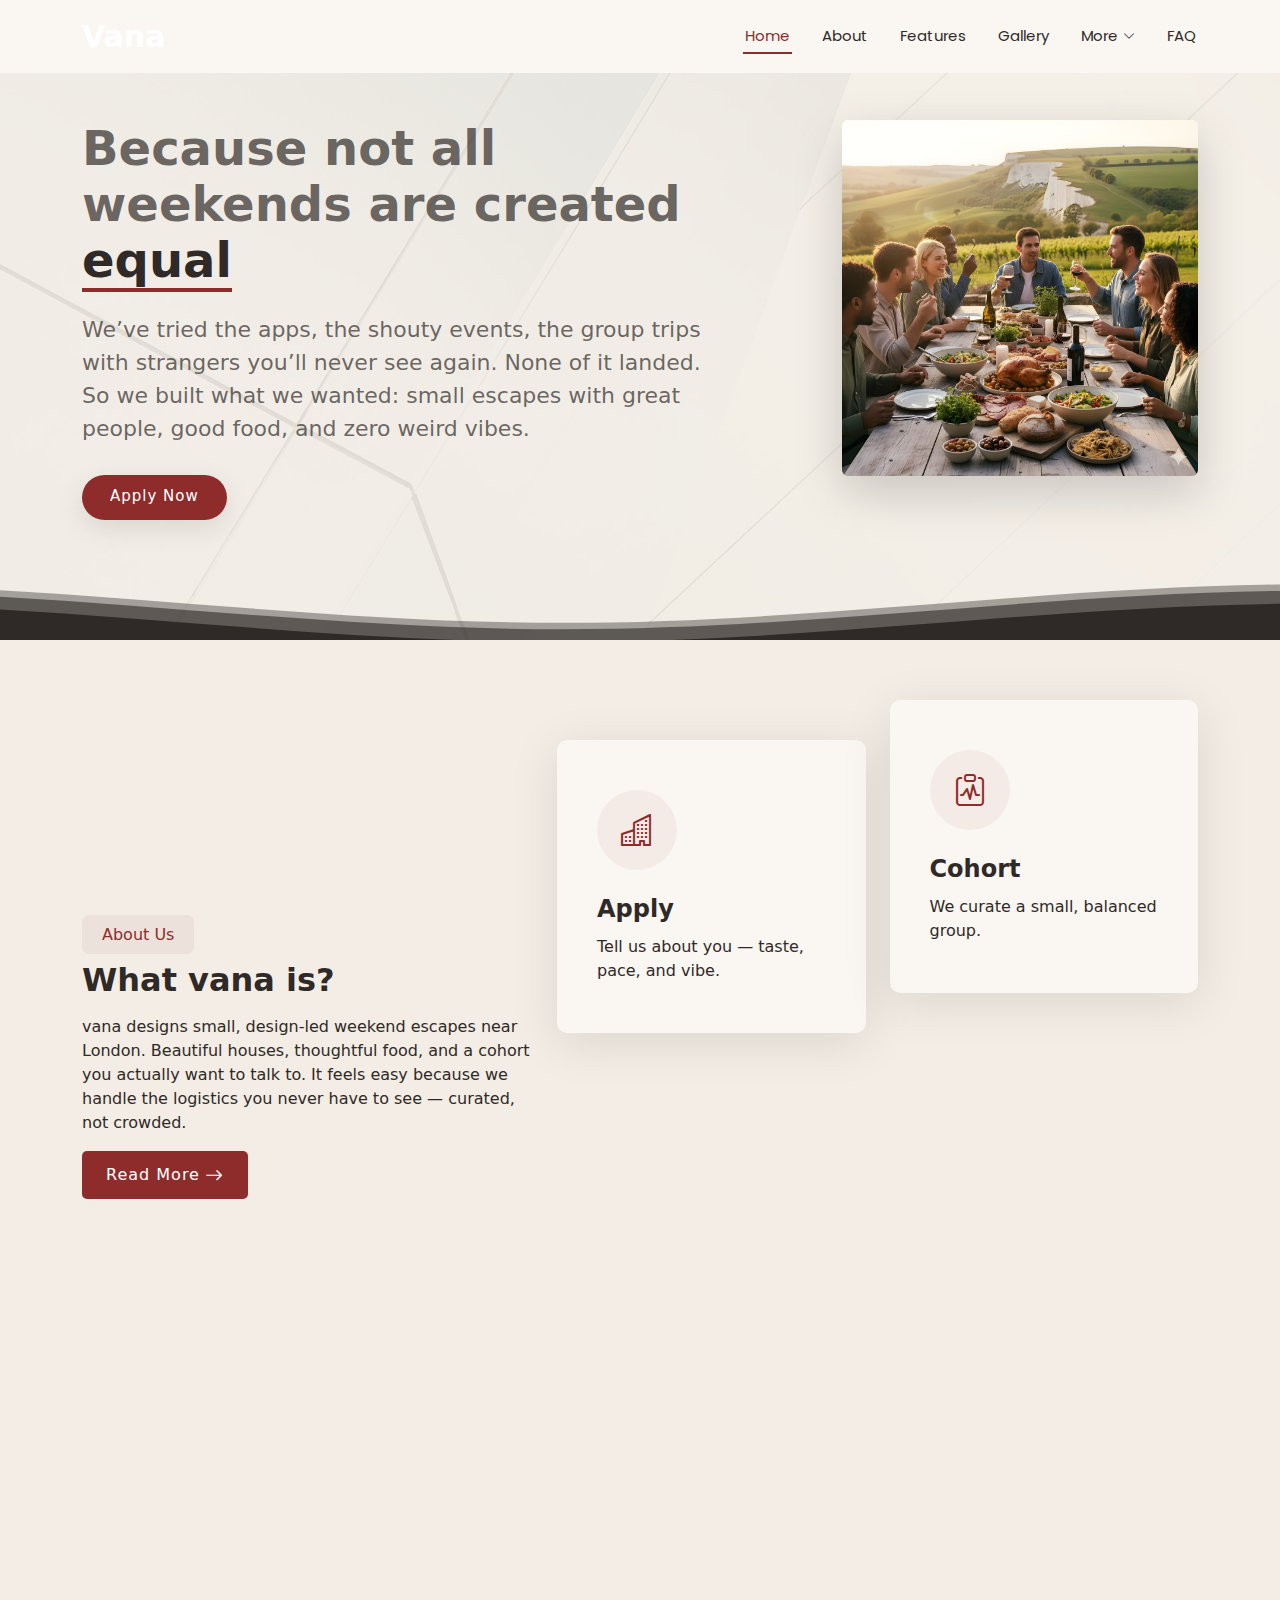
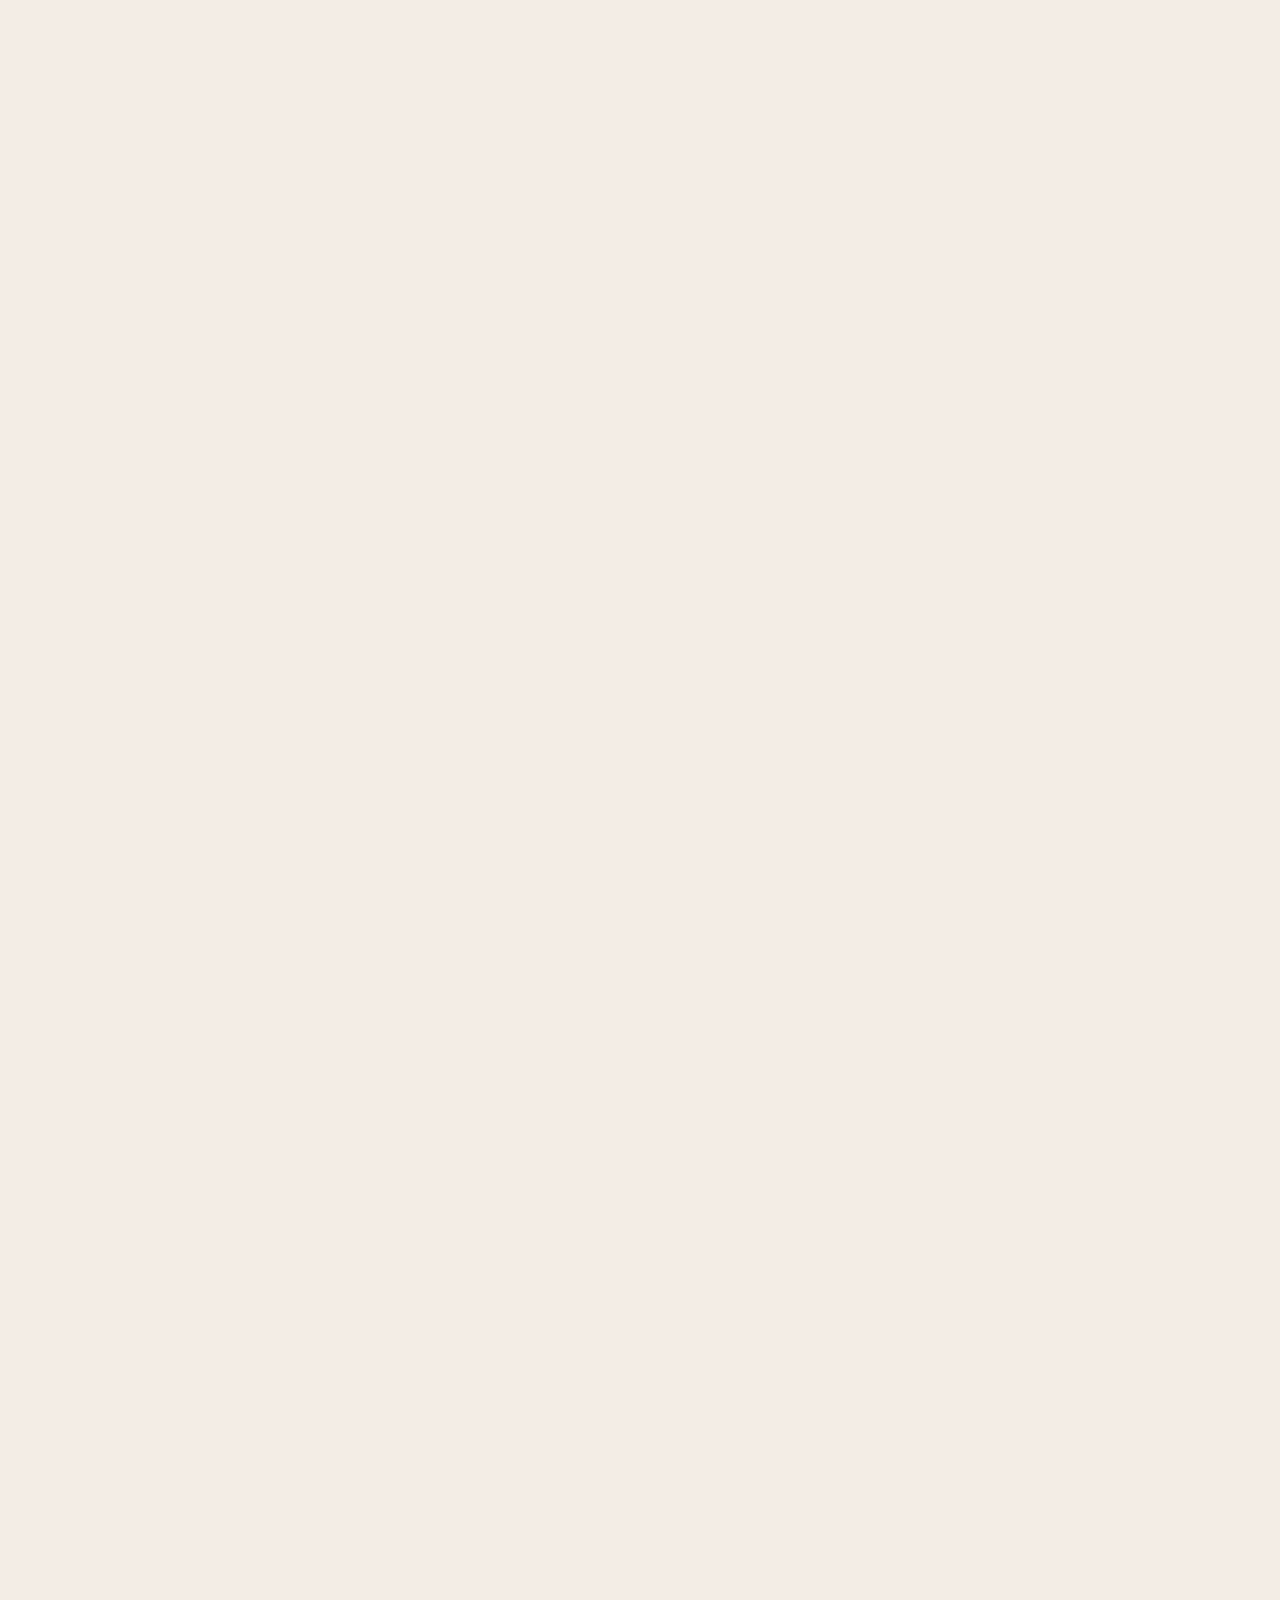
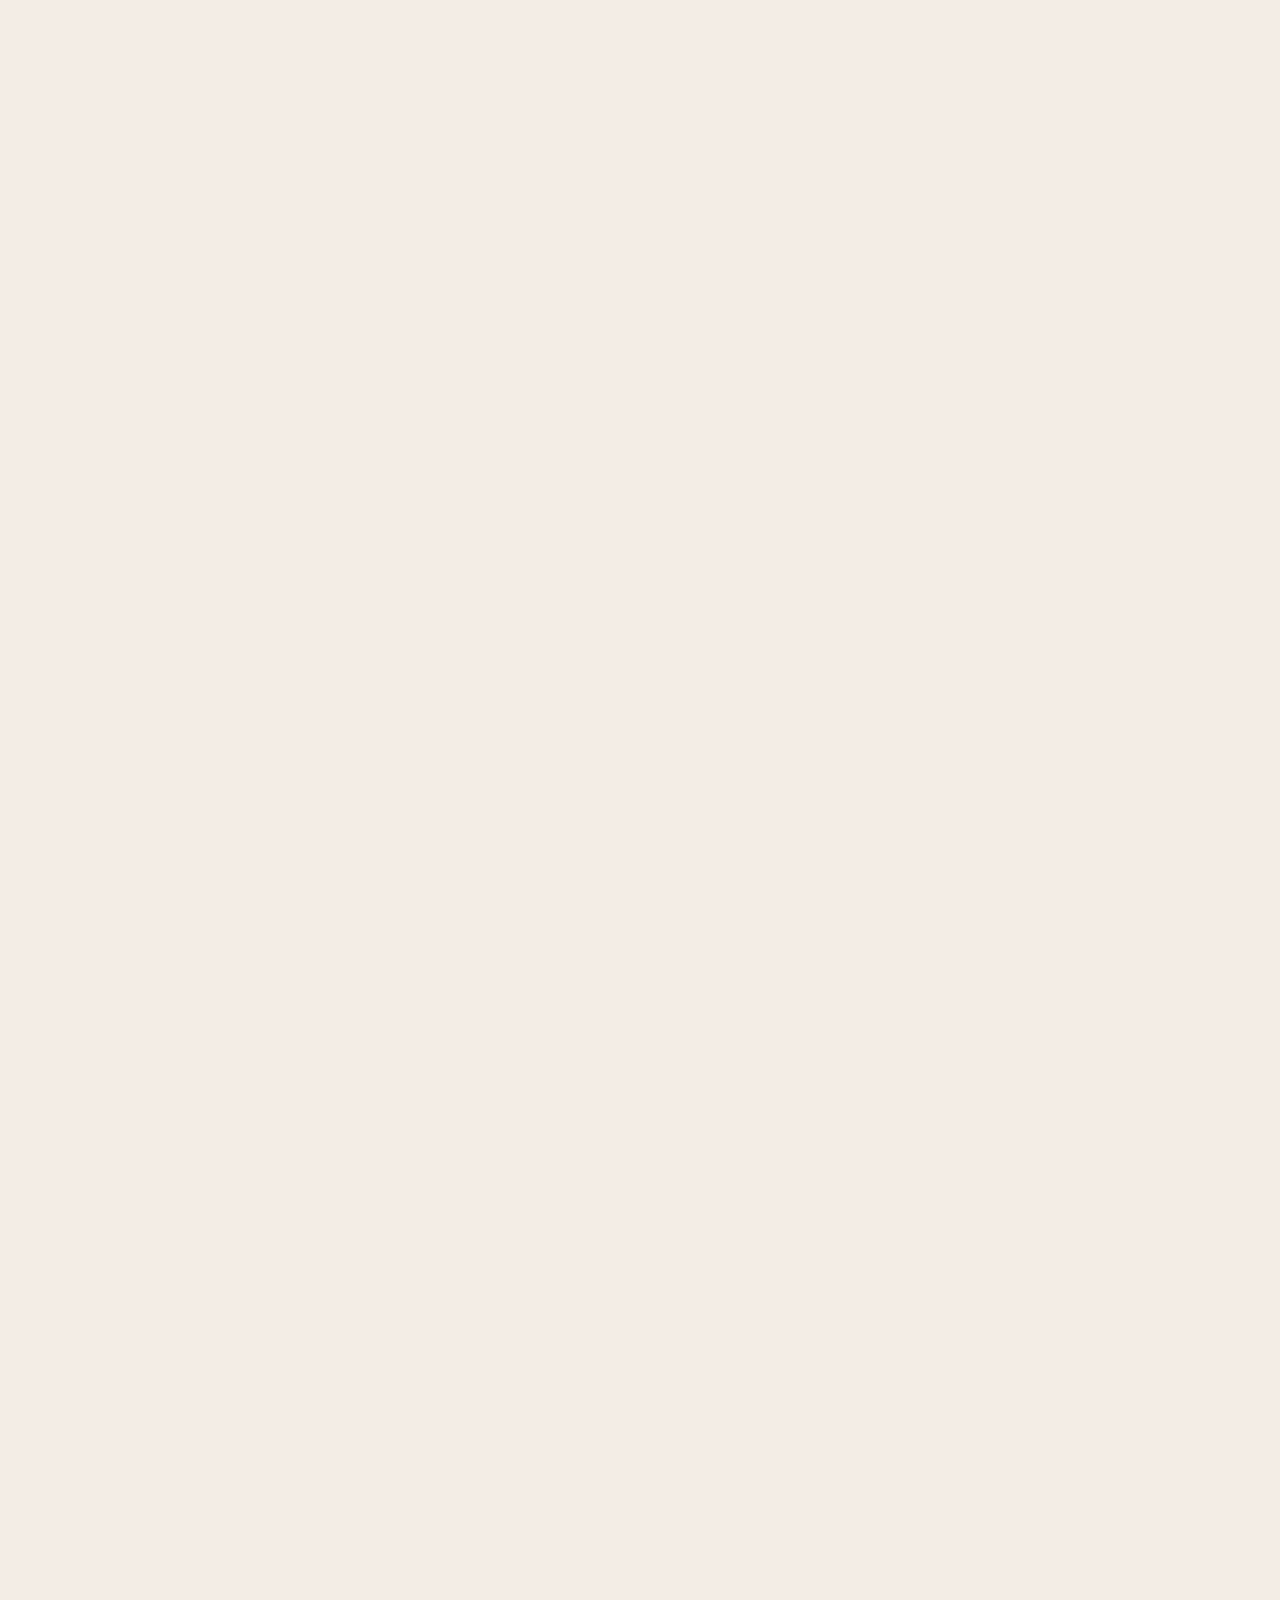
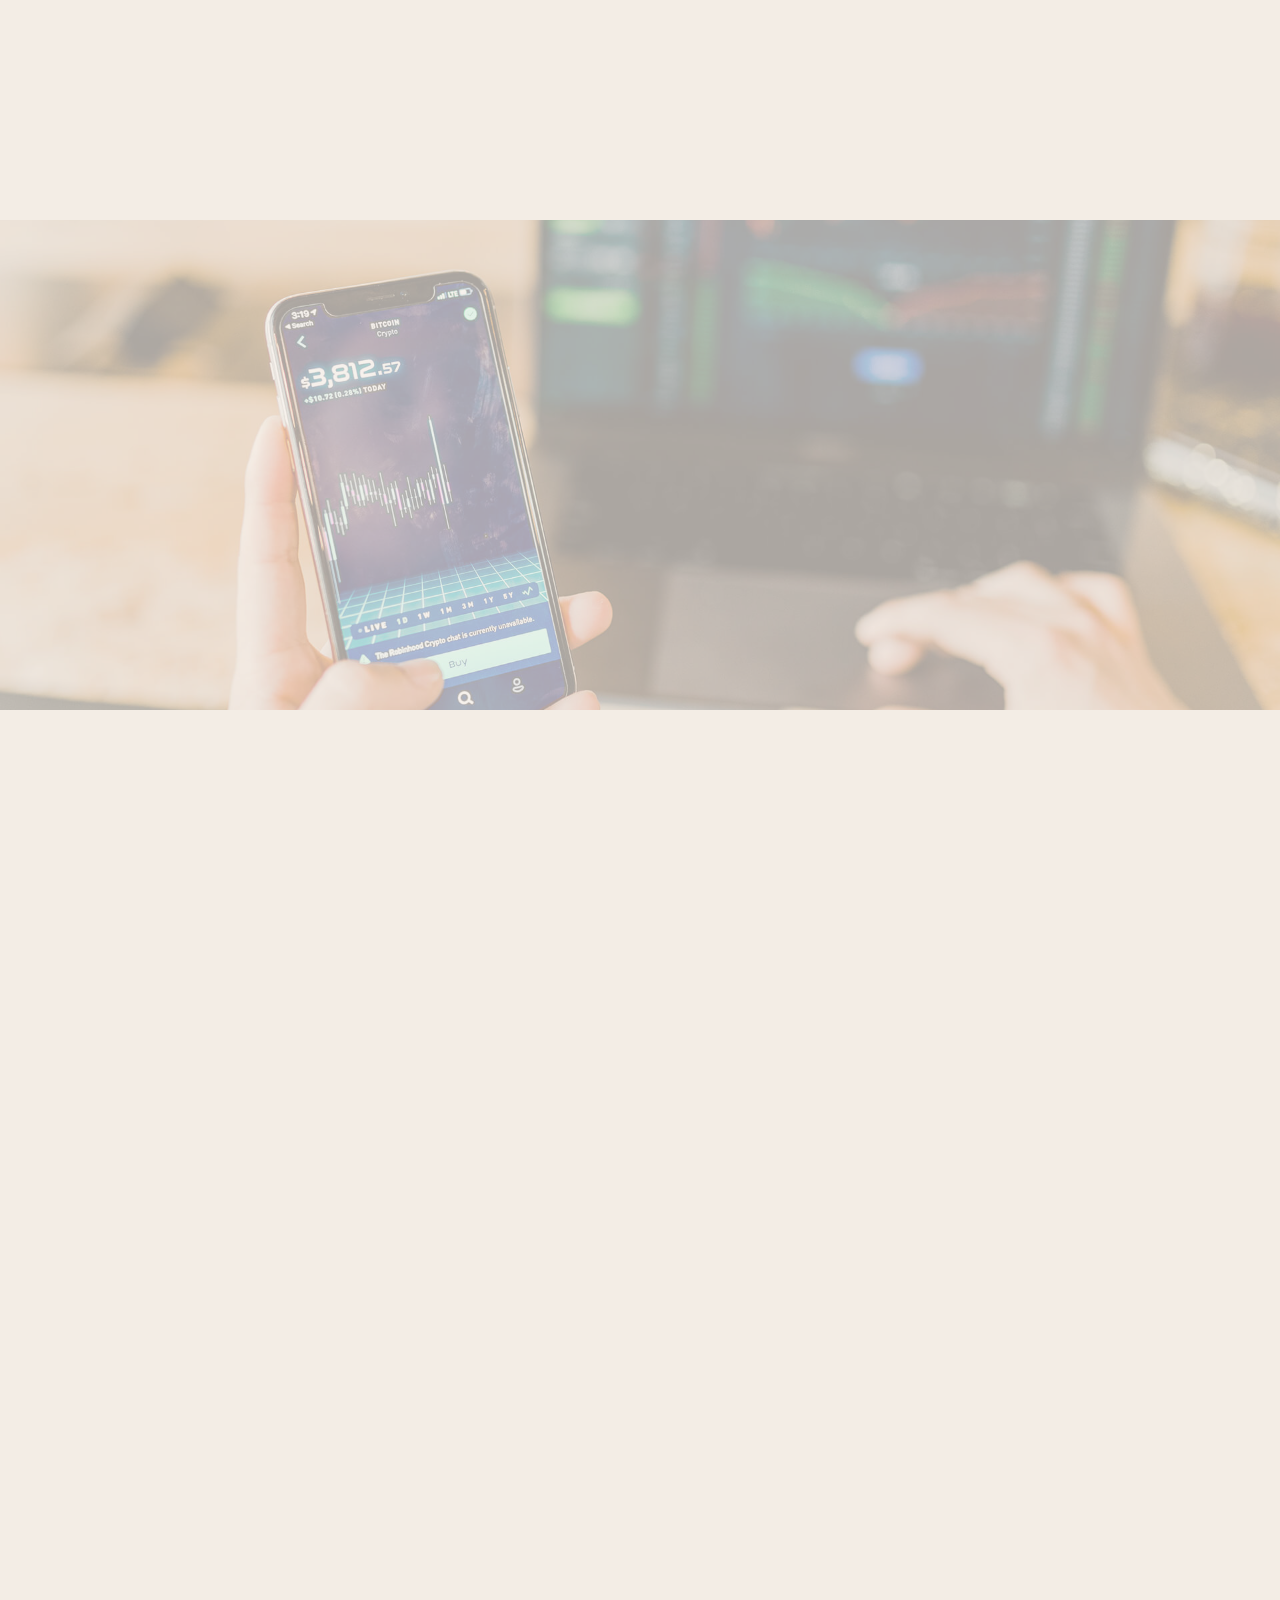
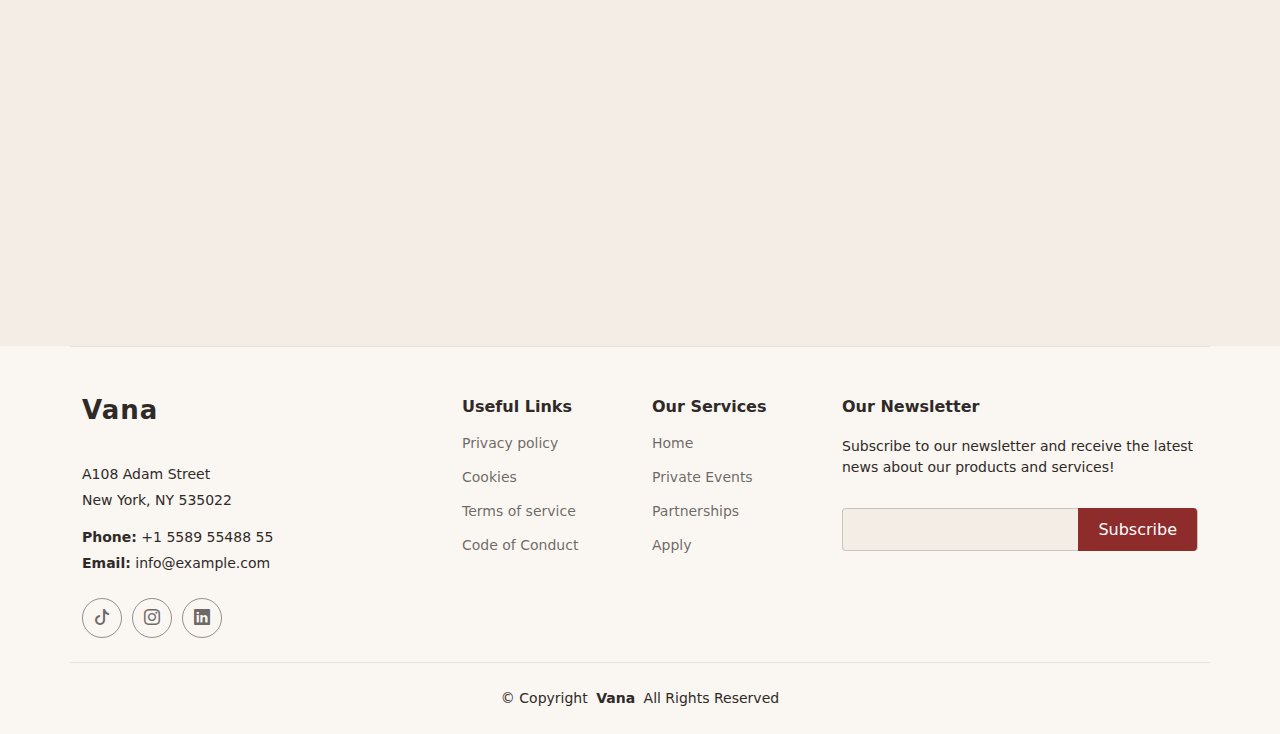
<file: index.html>
<!DOCTYPE html>
<html lang="en">

<head>
  <meta charset="utf-8">
  <meta content="width=device-width, initial-scale=1.0" name="viewport">
  <title>Index - Vana</title>
  <meta name="description" content="">
  <meta name="keywords" content="">

  <!-- Favicons -->
  <link href="assets/images/favicon.ico" rel="icon">
  <link href="assets/img/apple-touch-icon.png" rel="apple-touch-icon">

  <!-- Fonts -->
  <link href="https://fonts.googleapis.com" rel="preconnect">
  <link href="https://fonts.gstatic.com" rel="preconnect" crossorigin>
  <link href="https://fonts.googleapis.com/css2?family=Roboto:ital,wght@0,100;0,300;0,400;0,500;0,700;0,900;1,100;1,300;1,400;1,500;1,700;1,900&family=Poppins:ital,wght@0,100;0,200;0,300;0,400;0,500;0,600;0,700;0,800;0,900;1,100;1,200;1,300;1,400;1,500;1,600;1,700;1,800;1,900&family=Raleway:ital,wght@0,100;0,200;0,300;0,400;0,500;0,600;0,700;0,800;0,900;1,100;1,200;1,300;1,400;1,500;1,600;1,700;1,800;1,900&display=swap" rel="stylesheet">

  <!-- Vendor CSS Files -->
  <link href="assets/vendor/bootstrap/css/bootstrap.min.css" rel="stylesheet">
  <link href="assets/vendor/bootstrap-icons/bootstrap-icons.css" rel="stylesheet">
  <link href="assets/vendor/aos/aos.css" rel="stylesheet">
  <link href="assets/vendor/glightbox/css/glightbox.min.css" rel="stylesheet">
  <link href="assets/vendor/swiper/swiper-bundle.min.css" rel="stylesheet">

  <!-- Main CSS File -->
  <link href="assets/css/main.css" rel="stylesheet">

  <!-- =======================================================
  * Template Name: Vana
  * Template URL: https://bootstrapmade.com/Vana-free-bootstrap-landing-page-template/
  * Updated: Aug 07 2024 with Bootstrap v5.3.3
  * Author: BootstrapMade.com
  * License: https://bootstrapmade.com/license/
  ======================================================== -->
</head>

<body class="index-page">

  <header id="header" class="header d-flex align-items-center fixed-top">
    <div class="container-fluid container-xl position-relative d-flex align-items-center justify-content-between">

      <a href="index.html" class="logo d-flex align-items-center">
        <!-- Uncomment the line below if you also wish to use an image logo -->
        <!-- <img src="assets/img/logo.png" alt=""> -->
        <h1 class="sitename">Vana</h1>
      </a>

      <nav id="navmenu" class="navmenu">
        <ul>
          <li><a href="#hero" class="active">Home</a></li>
          <li><a href="#about">About</a></li>
          <li><a href="#features">Features</a></li>
          <li><a href="#gallery">Gallery</a></li>
          <li class="dropdown"><a href="#"><span>More</span> <i class="bi bi-chevron-down toggle-dropdown"></i></a>
            <ul>
              <li><li><a href="#">Private Events</a></li>
                  <li><a href="#">Partnerships</a></li>
                  <li><a href="#">Apply</a></li>
              <!-- <li class="dropdown"><a href="#"><span>Deep Dropdown</span> <i class="bi bi-chevron-down toggle-dropdown"></i></a>
                <ul>
                  <li><a href="#">Private Events</a></li>
                  <li><a href="#">Partnerships</a></li>
                  <li><a href="#">FAQ</a></li>
                </ul>
              </li> -->
              <!-- <li><a href="#">Dropdown 2</a></li>
              <li><a href="#">Dropdown 3</a></li>
              <li><a href="#">Dropdown 4</a></li> -->
            </ul>
          </li>
          <li><a href="#faq">FAQ</a></li>
        </ul>
        <i class="mobile-nav-toggle d-xl-none bi bi-list"></i>
      </nav>

    </div>
  </header>

  <main class="main">

    <!-- Hero Section -->
    <section id="hero" class="hero section dark-background">
      <img src="assets/img/hero-bg-2.jpg" alt="" class="hero-bg">

      <div class="container">
        <div class="row gy-4 justify-content-between">
          <div class="col-lg-4 order-lg-last hero-img" data-aos="zoom-out" data-aos-delay="100">
            <img src="assets/images/selectivity-1200.jpg" class="img-fluid animated shadow-lg rounded" alt="">
          </div>

          <div class="col-lg-7  d-flex flex-column justify-content-center" data-aos="fade-in">
            <h1>Because not all weekends are created <span>equal</span></h1>
            <p>We’ve tried the apps, the shouty events, the group trips with strangers you’ll never see again. None of it landed. So we built what we wanted: small escapes with great people, good food, and zero weird vibes.</p>
            <div class="d-flex">
              <a href="#about" class="btn-get-started">Apply Now</a>
              <!-- <a href="https://www.youtube.com/watch?v=Y7f98aduVJ8" class="glightbox btn-watch-video d-flex align-items-center"><i class="bi bi-play-circle"></i><span>Watch Video</span></a> -->
            </div>
          </div>

        </div>
      </div>

      <svg class="hero-waves" xmlns="http://www.w3.org/2000/svg" xmlns:xlink="http://www.w3.org/1999/xlink" viewBox="0 24 150 28 " preserveAspectRatio="none">
        <defs>
          <path id="wave-path" d="M-160 44c30 0 58-18 88-18s 58 18 88 18 58-18 88-18 58 18 88 18 v44h-352z"></path>
        </defs>
        <g class="wave1">
          <use xlink:href="#wave-path" x="50" y="3"></use>
        </g>
        <g class="wave2">
          <use xlink:href="#wave-path" x="50" y="0"></use>
        </g>
        <g class="wave3">
          <use xlink:href="#wave-path" x="50" y="9"></use>
        </g>
      </svg>

    </section><!-- /Hero Section -->

    <!-- About Section -->
    <section id="about" class="about section">

      <div class="container" data-aos="fade-up" data-aos-delay="100">
        <div class="row align-items-xl-center gy-5">

          <div class="col-xl-5 content">
            <h3>About Us</h3>
            <h2>What vana is?</h2>
            <p>vana designs small, design-led weekend escapes near London. Beautiful houses, thoughtful food, and a cohort you actually want to talk to. It feels easy because we handle the logistics you never have to see — curated, not crowded.</p>
            <a href="#" class="read-more"><span>Read More</span><i class="bi bi-arrow-right"></i></a>
          </div>

          <div class="col-xl-7">
            <div class="row gy-4 icon-boxes">

              <div class="col-md-6" data-aos="fade-up" data-aos-delay="200">
                <div class="icon-box">
                  <i class="bi bi-buildings"></i>
                  <h3>Apply</h3>
                  <p>Tell us about you — taste, pace, and vibe.</p>
                </div>
              </div> <!-- End Icon Box -->

              <div class="col-md-6" data-aos="fade-up" data-aos-delay="300">
                <div class="icon-box">
                  <i class="bi bi-clipboard-pulse"></i>
                  <h3>Cohort</h3>
                  <p>We curate a small, balanced group.</p>
                </div>
              </div> <!-- End Icon Box -->

              <div class="col-md-6" data-aos="fade-up" data-aos-delay="400">
                <div class="icon-box">
                  <i class="bi bi-command"></i>
                  <h3>Itinerary</h3>
                  <p>Chef suppers, slow mornings, golden-hour moments.</p>
                </div>
              </div> <!-- End Icon Box -->

              <div class="col-md-6" data-aos="fade-up" data-aos-delay="500">
                <div class="icon-box">
                  <i class="bi bi-graph-up-arrow"></i>
                  <h3>Arrive</h3>
                  <p>Luxury without logistics.</p>
                </div>
              </div> <!-- End Icon Box -->

            </div>
          </div>

        </div>
      </div>

    </section><!-- /About Section -->

    <!-- Features Section -->
    <section id="features" class="features section">

      <div class="container">

        <div class="row gy-4">

          <div class="col-lg-3 col-md-4" data-aos="fade-up" data-aos-delay="100">
            <div class="features-item">
              <i class="bi bi-eye" style="color: #ffbb2c;"></i>
              <h3><a href="" class="stretched-link">Lorem Ipsum</a></h3>
            </div>
          </div><!-- End Feature Item -->

          <div class="col-lg-3 col-md-4" data-aos="fade-up" data-aos-delay="200">
            <div class="features-item">
              <i class="bi bi-infinity" style="color: #5578ff;"></i>
              <h3><a href="" class="stretched-link">Dolor Sitema</a></h3>
            </div>
          </div><!-- End Feature Item -->

          <div class="col-lg-3 col-md-4" data-aos="fade-up" data-aos-delay="300">
            <div class="features-item">
              <i class="bi bi-mortarboard" style="color: #e80368;"></i>
              <h3><a href="" class="stretched-link">Sed perspiciatis</a></h3>
            </div>
          </div><!-- End Feature Item -->

          <div class="col-lg-3 col-md-4" data-aos="fade-up" data-aos-delay="400">
            <div class="features-item">
              <i class="bi bi-nut" style="color: #e361ff;"></i>
              <h3><a href="" class="stretched-link">Magni Dolores</a></h3>
            </div>
          </div><!-- End Feature Item -->

          <div class="col-lg-3 col-md-4" data-aos="fade-up" data-aos-delay="500">
            <div class="features-item">
              <i class="bi bi-shuffle" style="color: #47aeff;"></i>
              <h3><a href="" class="stretched-link">Nemo Enim</a></h3>
            </div>
          </div><!-- End Feature Item -->

          <div class="col-lg-3 col-md-4" data-aos="fade-up" data-aos-delay="600">
            <div class="features-item">
              <i class="bi bi-star" style="color: #ffa76e;"></i>
              <h3><a href="" class="stretched-link">Eiusmod Tempor</a></h3>
            </div>
          </div><!-- End Feature Item -->

          <div class="col-lg-3 col-md-4" data-aos="fade-up" data-aos-delay="700">
            <div class="features-item">
              <i class="bi bi-x-diamond" style="color: #11dbcf;"></i>
              <h3><a href="" class="stretched-link">Midela Teren</a></h3>
            </div>
          </div><!-- End Feature Item -->

          <div class="col-lg-3 col-md-4" data-aos="fade-up" data-aos-delay="800">
            <div class="features-item">
              <i class="bi bi-camera-video" style="color: #4233ff;"></i>
              <h3><a href="" class="stretched-link">Pira Neve</a></h3>
            </div>
          </div><!-- End Feature Item -->

          <div class="col-lg-3 col-md-4" data-aos="fade-up" data-aos-delay="900">
            <div class="features-item">
              <i class="bi bi-command" style="color: #b2904f;"></i>
              <h3><a href="" class="stretched-link">Dirada Pack</a></h3>
            </div>
          </div><!-- End Feature Item -->

          <div class="col-lg-3 col-md-4" data-aos="fade-up" data-aos-delay="1000">
            <div class="features-item">
              <i class="bi bi-dribbble" style="color: #b20969;"></i>
              <h3><a href="" class="stretched-link">Moton Ideal</a></h3>
            </div>
          </div><!-- End Feature Item -->

          <div class="col-lg-3 col-md-4" data-aos="fade-up" data-aos-delay="1100">
            <div class="features-item">
              <i class="bi bi-activity" style="color: #ff5828;"></i>
              <h3><a href="" class="stretched-link">Verdo Park</a></h3>
            </div>
          </div><!-- End Feature Item -->

          <div class="col-lg-3 col-md-4" data-aos="fade-up" data-aos-delay="1200">
            <div class="features-item">
              <i class="bi bi-brightness-high" style="color: #29cc61;"></i>
              <h3><a href="" class="stretched-link">Flavor Nivelanda</a></h3>
            </div>
          </div><!-- End Feature Item -->

        </div>

      </div>

    </section><!-- /Features Section -->

    <!-- Details Section -->
    <section id="details" class="details section">

      <!-- Section Title -->
      <div class="container section-title" data-aos="fade-up">
        <h2>Details</h2>
        <div><span>Check Our</span> <span class="description-title">Details</span></div>
      </div><!-- End Section Title -->

      <div class="container">

        <div class="row gy-4 align-items-center features-item">
          <div class="col-md-5 d-flex align-items-center" data-aos="zoom-out" data-aos-delay="100">
            <img src="assets/images/taste-480.jpg" class="img-fluid rounded" alt="">
          </div>
          <div class="col-md-7" data-aos="fade-up" data-aos-delay="100">
            <h3>Drawn to Taste</h3>
            <p class="fst-italic">
              Long-table dinners, good wine, and conversations that actually go somewhere.
            </p>
            <ul>
              <li><i class="bi bi-check"></i> <span>Seasonal dishes crafted to spark connection and conversation.</span></li>
              <li><i class="bi bi-check"></i> <span>Curated wines chosen to complement every flavor on the table.</span></li>
              <li><i class="bi bi-check"></i> <span>A shared dining experience designed to bring people closer.</span></li>
            </ul>
          </div>
        </div><!-- Features Item -->

        <div class="row gy-4 align-items-center features-item">
          <div class="col-md-5 order-1 order-md-2 d-flex align-items-center" data-aos="zoom-out" data-aos-delay="200">
            <img src="assets/images/stay-1200.jpg" class="img-fluid rounded" alt="">
          </div>
          <div class="col-md-7 order-2 order-md-1" data-aos="fade-up" data-aos-delay="200">
            <h3>Drawn to Stay</h3>
            <p class="fst-italic">
              Boutique spaces with character, designed not to feel like a retreat.
            </p>
            <p>
              Thoughtfully designed boutique rooms that feel lived-in, not staged, offering a sense of comfort without pretense. 
              Every space carries its own character—warm textures, collected objects, and quiet corners meant for unwinding. 
              It’s a place where you can slow down naturally, without feeling like you’ve stepped away from real life. 
              Stay not because you must, but because it simply feels good to be there.
            </p>
          </div>
        </div><!-- Features Item -->

        <div class="row gy-4 align-items-center features-item">
          <div class="col-md-5 d-flex align-items-center" data-aos="zoom-out">
            <img src="assets/images/connect-480.jpg" class="img-fluid rounded" alt="">
          </div>
          <div class="col-md-7" data-aos="fade-up">
            <h3>Drawn to Connect</h3>
            <p>
              Curated groups, no awkward intros. Just people who click.</p>
            <ul>
              <li><i class="bi bi-check"></i> <span>Handpicked groups built around shared values, interests, and genuine chemistry.</span></li>
              <li><i class="bi bi-check"></i> <span>Effortless introductions that spark real conversations—not small talk.</span></li>
              <li><i class="bi bi-check"></i> <span>Moments designed to help strangers become friends, naturally and comfortably.</span></li>
            </ul>
          </div>
        </div><!-- Features Item -->

        <div class="row gy-4 align-items-center features-item">
          <div class="col-md-5 order-1 order-md-2 d-flex align-items-center" data-aos="zoom-out">
            <img src="assets/images/explore-1200.jpg" class="img-fluid rounded" alt="">
          </div>
          <div class="col-md-7 order-2 order-md-1" data-aos="fade-up">
            <h3>Drawn to Explore</h3>
            <p class="fst-italic">
              Hidden corners close to London that feel like a proper reset.
            </p>
            <p>
              Tucked-away places just outside London where the pace instantly shifts and the air feels different. 
              These are the kinds of spots you stumble upon once and remember forever—quiet trails, local gems, and views worth pausing for. 
              Exploration here isn’t about ticking boxes, but rediscovering a sense of curiosity and ease. 
              Close enough for convenience, yet far enough to feel like a real escape.
            </p>
          </div>
        </div><!-- Features Item -->

      </div>

    </section><!-- /Details Section -->

    <!-- Gallery Section -->
    <section id="gallery" class="gallery section">

      <!-- Section Title -->
      <div class="container section-title" data-aos="fade-up">
        <h2>Gallery</h2>
        <div><span>Check Our</span> <span class="description-title">Gallery</span></div>
      </div><!-- End Section Title -->

      <div class="container" data-aos="fade-up" data-aos-delay="100">

        <div class="row g-0">

          <div class="col-lg-3 col-md-4">
            <div class="gallery-item">
              <a href="assets/images/taste-480.jpg" class="glightbox" data-gallery="images-gallery">
                <img src="assets/images/taste-480.jpg" alt="" class="img-fluid">
              </a>
            </div>
          </div><!-- End Gallery Item -->

          <div class="col-lg-3 col-md-4">
            <div class="gallery-item">
              <a href="assets/images/cobranded-480.jpg" class="glightbox" data-gallery="images-gallery">
                <img src="assets/images/cobranded-480.jpg" alt="" class="img-fluid">
              </a>
            </div>
          </div><!-- End Gallery Item -->

          <div class="col-lg-3 col-md-4">
            <div class="gallery-item">
              <a href="assets/images/connect-480.jpg" class="glightbox" data-gallery="images-gallery">
                <img src="assets/images/connect-480.jpg" alt="" class="img-fluid">
              </a>
            </div>
          </div><!-- End Gallery Item -->

          <div class="col-lg-3 col-md-4">
            <div class="gallery-item">
              <a href="assets/images/explore-1200.jpg" class="glightbox" data-gallery="images-gallery">
                <img src="assets/images/explore-1200.jpg" alt="" class="img-fluid">
              </a>
            </div>
          </div><!-- End Gallery Item -->

          <div class="col-lg-3 col-md-4">
            <div class="gallery-item">
              <a href="assets/images/integrations-480.jpg" class="glightbox" data-gallery="images-gallery">
                <img src="assets/images/integrations-480.jpg" alt="" class="img-fluid">
              </a>
            </div>
          </div><!-- End Gallery Item -->

          <div class="col-lg-3 col-md-4">
            <div class="gallery-item">
              <a href="assets/images/sampling-480.jpg" class="glightbox" data-gallery="images-gallery">
                <img src="assets/images/sampling-480.jpg" alt="" class="img-fluid">
              </a>
            </div>
          </div><!-- End Gallery Item -->

          <div class="col-lg-3 col-md-4">
            <div class="gallery-item">
              <a href="assets/images/selectivity-480.jpg" class="glightbox" data-gallery="images-gallery">
                <img src="assets/images/selectivity-480.jpg" alt="" class="img-fluid">
              </a>
            </div>
          </div><!-- End Gallery Item -->

          <div class="col-lg-3 col-md-4">
            <div class="gallery-item">
              <a href="assets/images/stay-1200.jpg" class="glightbox" data-gallery="images-gallery">
                <img src="assets/images/stay-1200.jpg" alt="" class="img-fluid">
              </a>
            </div>
          </div><!-- End Gallery Item -->

        </div>

      </div>

    </section><!-- /Gallery Section -->

    <!-- Testimonials Section -->
    <section id="testimonials" class="testimonials section dark-background">

      <img src="assets/img/testimonials-bg.jpg" class="testimonials-bg" alt="">

      <div class="container" data-aos="fade-up" data-aos-delay="100">

        <div class="swiper init-swiper">
          <script type="application/json" class="swiper-config">
            {
              "loop": true,
              "speed": 600,
              "autoplay": {
                "delay": 5000
              },
              "slidesPerView": "auto",
              "pagination": {
                "el": ".swiper-pagination",
                "type": "bullets",
                "clickable": true
              }
            }
          </script>
          <div class="swiper-wrapper">

            <div class="swiper-slide">
              <div class="testimonial-item">
                <img src="assets/img/testimonials/testimonials-1.jpg" class="testimonial-img" alt="">
                <h3>Saul Goodman</h3>
                <h4>Ceo &amp; Founder</h4>
                <div class="stars">
                  <i class="bi bi-star-fill"></i><i class="bi bi-star-fill"></i><i class="bi bi-star-fill"></i><i class="bi bi-star-fill"></i><i class="bi bi-star-fill"></i>
                </div>
                <p>
                  <i class="bi bi-quote quote-icon-left"></i>
                  <span>Proin iaculis purus consequat sem cure digni ssim donec porttitora entum suscipit rhoncus. Accusantium quam, ultricies eget id, aliquam eget nibh et. Maecen aliquam, risus at semper.</span>
                  <i class="bi bi-quote quote-icon-right"></i>
                </p>
              </div>
            </div><!-- End testimonial item -->

            <div class="swiper-slide">
              <div class="testimonial-item">
                <img src="assets/img/testimonials/testimonials-2.jpg" class="testimonial-img" alt="">
                <h3>Sara Wilsson</h3>
                <h4>Designer</h4>
                <div class="stars">
                  <i class="bi bi-star-fill"></i><i class="bi bi-star-fill"></i><i class="bi bi-star-fill"></i><i class="bi bi-star-fill"></i><i class="bi bi-star-fill"></i>
                </div>
                <p>
                  <i class="bi bi-quote quote-icon-left"></i>
                  <span>Export tempor illum tamen malis malis eram quae irure esse labore quem cillum quid cillum eram malis quorum velit fore eram velit sunt aliqua noster fugiat irure amet legam anim culpa.</span>
                  <i class="bi bi-quote quote-icon-right"></i>
                </p>
              </div>
            </div><!-- End testimonial item -->

            <div class="swiper-slide">
              <div class="testimonial-item">
                <img src="assets/img/testimonials/testimonials-3.jpg" class="testimonial-img" alt="">
                <h3>Jena Karlis</h3>
                <h4>Store Owner</h4>
                <div class="stars">
                  <i class="bi bi-star-fill"></i><i class="bi bi-star-fill"></i><i class="bi bi-star-fill"></i><i class="bi bi-star-fill"></i><i class="bi bi-star-fill"></i>
                </div>
                <p>
                  <i class="bi bi-quote quote-icon-left"></i>
                  <span>Enim nisi quem export duis labore cillum quae magna enim sint quorum nulla quem veniam duis minim tempor labore quem eram duis noster aute amet eram fore quis sint minim.</span>
                  <i class="bi bi-quote quote-icon-right"></i>
                </p>
              </div>
            </div><!-- End testimonial item -->

            <div class="swiper-slide">
              <div class="testimonial-item">
                <img src="assets/img/testimonials/testimonials-4.jpg" class="testimonial-img" alt="">
                <h3>Matt Brandon</h3>
                <h4>Freelancer</h4>
                <div class="stars">
                  <i class="bi bi-star-fill"></i><i class="bi bi-star-fill"></i><i class="bi bi-star-fill"></i><i class="bi bi-star-fill"></i><i class="bi bi-star-fill"></i>
                </div>
                <p>
                  <i class="bi bi-quote quote-icon-left"></i>
                  <span>Fugiat enim eram quae cillum dolore dolor amet nulla culpa multos export minim fugiat minim velit minim dolor enim duis veniam ipsum anim magna sunt elit fore quem dolore labore illum veniam.</span>
                  <i class="bi bi-quote quote-icon-right"></i>
                </p>
              </div>
            </div><!-- End testimonial item -->

            <div class="swiper-slide">
              <div class="testimonial-item">
                <img src="assets/img/testimonials/testimonials-5.jpg" class="testimonial-img" alt="">
                <h3>John Larson</h3>
                <h4>Entrepreneur</h4>
                <div class="stars">
                  <i class="bi bi-star-fill"></i><i class="bi bi-star-fill"></i><i class="bi bi-star-fill"></i><i class="bi bi-star-fill"></i><i class="bi bi-star-fill"></i>
                </div>
                <p>
                  <i class="bi bi-quote quote-icon-left"></i>
                  <span>Quis quorum aliqua sint quem legam fore sunt eram irure aliqua veniam tempor noster veniam enim culpa labore duis sunt culpa nulla illum cillum fugiat legam esse veniam culpa fore nisi cillum quid.</span>
                  <i class="bi bi-quote quote-icon-right"></i>
                </p>
              </div>
            </div><!-- End testimonial item -->

          </div>
          <div class="swiper-pagination"></div>
        </div>

      </div>

    </section><!-- /Testimonials Section -->

    <!-- Faq Section -->
    <section id="faq" class="faq section light-background">

      <div class="container-fluid">

        <div class="row gy-4">

          <div class="col-lg-7 d-flex flex-column justify-content-center order-2 order-lg-1">

            <div class="content px-xl-5" data-aos="fade-up" data-aos-delay="100">
              <h3><span>Frequently Asked </span><strong>Questions</strong></h3>
              <p>
                Here you’ll find answers to the questions we get asked most often. 
                We’ve kept things simple and transparent so you can feel confident, and excited before you join us. 
              </p>
            </div>

            <div class="faq-container px-xl-5" data-aos="fade-up" data-aos-delay="200">

              <div class="faq-item faq-active">
                <i class="faq-icon bi bi-question-circle"></i>
                <h3>Who is it for?</h3>
                <div class="faq-content">
                  <p>Londoners (young adults) who care about food, travel, home — and want weekends that feel good.</p>
                </div>
                <i class="faq-toggle bi bi-chevron-right"></i>
              </div><!-- End Faq item-->
              
              <div class="faq-item">
                <i class="faq-icon bi bi-question-circle"></i>
                <h3>Do I need to know anyone?</h3>
                <div class="faq-content">
                  <p>Nope. That’s the point. We host so conversation flows without the forced icebreakers.</p>
                </div>
                <i class="faq-toggle bi bi-chevron-right"></i>
              </div><!-- End Faq item-->

              <div class="faq-item">
                <i class="faq-icon bi bi-question-circle"></i>
                <h3>What’s included?</h3>
                <div class="faq-content">
                  <p>All listed meals, activities, and your stay. We keep extras optional and clear.</p>
                </div>
                <i class="faq-toggle bi bi-chevron-right"></i>
              </div><!-- End Faq item-->

              <div class="faq-item">
                <i class="faq-icon bi bi-question-circle"></i>
                <h3>Will I share a room?</h3>
                <div class="faq-content">
                  <p>You’ll never share a bed with a stranger. Each location is unique, but rooms are max two people. We offer single and double occupancy options and share the exact rooming layout for that venue before you confirm.</p>
                </div>
                <i class="faq-toggle bi bi-chevron-right"></i>
              </div><!-- End Faq item-->

            </div>

          </div>

          <div class="col-lg-5 order-1 my-auto order-lg-2">
            <img src="assets/img/faq.jpg" class="img-fluid rounded" alt="" data-aos="zoom-in" data-aos-delay="100">
          </div>
        </div>

      </div>

    </section><!-- /Faq Section -->

    <!-- Contact Section -->
    <section id="contact" class="contact section">

      <!-- Section Title -->
      <div class="container section-title" data-aos="fade-up">
        <h2>Contact</h2>
        <div><span>Check Our</span> <span class="description-title">Contact</span></div>
      </div><!-- End Section Title -->

      <div class="container" data-aos="fade" data-aos-delay="100">

        <div class="row gy-4">

          <div class="col-lg-4">
            <div class="info-item d-flex" data-aos="fade-up" data-aos-delay="200">
              <i class="bi bi-geo-alt flex-shrink-0"></i>
              <div>
                <h3>Address</h3>
                <p>A108 Adam Street, New York, NY 535022</p>
              </div>
            </div><!-- End Info Item -->

            <div class="info-item d-flex" data-aos="fade-up" data-aos-delay="300">
              <i class="bi bi-telephone flex-shrink-0"></i>
              <div>
                <h3>Call Us</h3>
                <p>+1 5589 55488 55</p>
              </div>
            </div><!-- End Info Item -->

            <div class="info-item d-flex" data-aos="fade-up" data-aos-delay="400">
              <i class="bi bi-envelope flex-shrink-0"></i>
              <div>
                <h3>Email Us</h3>
                <p>info@example.com</p>
              </div>
            </div><!-- End Info Item -->

          </div>

          <div class="col-lg-8">
            <form action="forms/contact.php" method="post" class="php-email-form" data-aos="fade-up" data-aos-delay="200">
              <div class="row gy-4">

                <div class="col-md-6">
                  <input type="text" name="name" class="form-control" placeholder="Your Name" required="">
                </div>

                <div class="col-md-6 ">
                  <input type="email" class="form-control" name="email" placeholder="Your Email" required="">
                </div>

                <div class="col-md-12">
                  <input type="text" class="form-control" name="subject" placeholder="Subject" required="">
                </div>

                <div class="col-md-12">
                  <textarea class="form-control" name="message" rows="6" placeholder="Message" required=""></textarea>
                </div>

                <div class="col-md-12 text-center">
                  <div class="loading">Loading</div>
                  <div class="error-message"></div>
                  <div class="sent-message">Your message has been sent. Thank you!</div>

                  <button type="submit">Send Message</button>
                </div>

              </div>
            </form>
          </div><!-- End Contact Form -->

        </div>

      </div>

    </section><!-- /Contact Section -->

  </main>

  <footer id="footer" class="footer dark-background">

    <div class="container footer-top">
      <div class="row gy-4">
        <div class="col-lg-4 col-md-6 footer-about">
          <a href="index.html" class="logo d-flex align-items-center">
            <span class="sitename">Vana</span>
          </a>
          <div class="footer-contact pt-3">
            <p>A108 Adam Street</p>
            <p>New York, NY 535022</p>
            <p class="mt-3"><strong>Phone:</strong> <span>+1 5589 55488 55</span></p>
            <p><strong>Email:</strong> <span>info@example.com</span></p>
          </div>
          <div class="social-links d-flex mt-4">
            <!-- <a href=""><i class="bi bi-twitter-x"></i></a> -->
            <a href="https://www.tiktok.com/@vana.london"><i class="bi bi-tiktok"></i></a>
            <a href="https://www.instagram.com/vana.london"><i class="bi bi-instagram"></i></a>
            <a href="https://www.linkedin.com/company/vanalondon"><i class="bi bi-linkedin"></i></a>
          </div>
        </div>

        <div class="col-lg-2 col-md-3 footer-links">
          <h4>Useful Links</h4>
          <ul>
            <li><a href="#">Privacy policy</a></li>
            <li><a href="#">Cookies</a></li>
            <li><a href="#">Terms of service</a></li>
            <li><a href="#">Code of Conduct</a></li>
          </ul>
        </div>

        <div class="col-lg-2 col-md-3 footer-links">
          <h4>Our Services</h4>
          <ul>
            <li><a href="#">Home</a></li>
            <li><a href="#">Private Events</a></li>
            <li><a href="#">Partnerships</a></li>
            <li><a href="#">Apply</a></li>
          </ul>
        </div>

        <div class="col-lg-4 col-md-12 footer-newsletter">
          <h4>Our Newsletter</h4>
          <p>Subscribe to our newsletter and receive the latest news about our products and services!</p>
          <form action="forms/newsletter.php" method="post" class="php-email-form">
            <div class="newsletter-form"><input type="email" name="email"><input type="submit" value="Subscribe"></div>
            <div class="loading">Loading</div>
            <div class="error-message"></div>
            <div class="sent-message">Your subscription request has been sent. Thank you!</div>
          </form>
        </div>

      </div>
    </div>

    <div class="container copyright text-center mt-4">
      <p>© <span>Copyright</span> <strong class="px-1 sitename">Vana</strong> <span>All Rights Reserved</span></p>
    </div>

  </footer>

  <!-- Scroll Top -->
  <a href="#" id="scroll-top" class="scroll-top d-flex align-items-center justify-content-center"><i class="bi bi-arrow-up-short"></i></a>

  <!-- Preloader -->
  <div id="preloader"></div>

  <!-- Vendor JS Files -->
  <script src="assets/vendor/bootstrap/js/bootstrap.bundle.min.js"></script>
  <script src="assets/vendor/php-email-form/validate.js"></script>
  <script src="assets/vendor/aos/aos.js"></script>
  <script src="assets/vendor/glightbox/js/glightbox.min.js"></script>
  <script src="assets/vendor/purecounter/purecounter_vanilla.js"></script>
  <script src="assets/vendor/swiper/swiper-bundle.min.js"></script>

  <!-- Main JS File -->
  <script src="assets/js/main.js"></script>

</body>

</html>
</file>
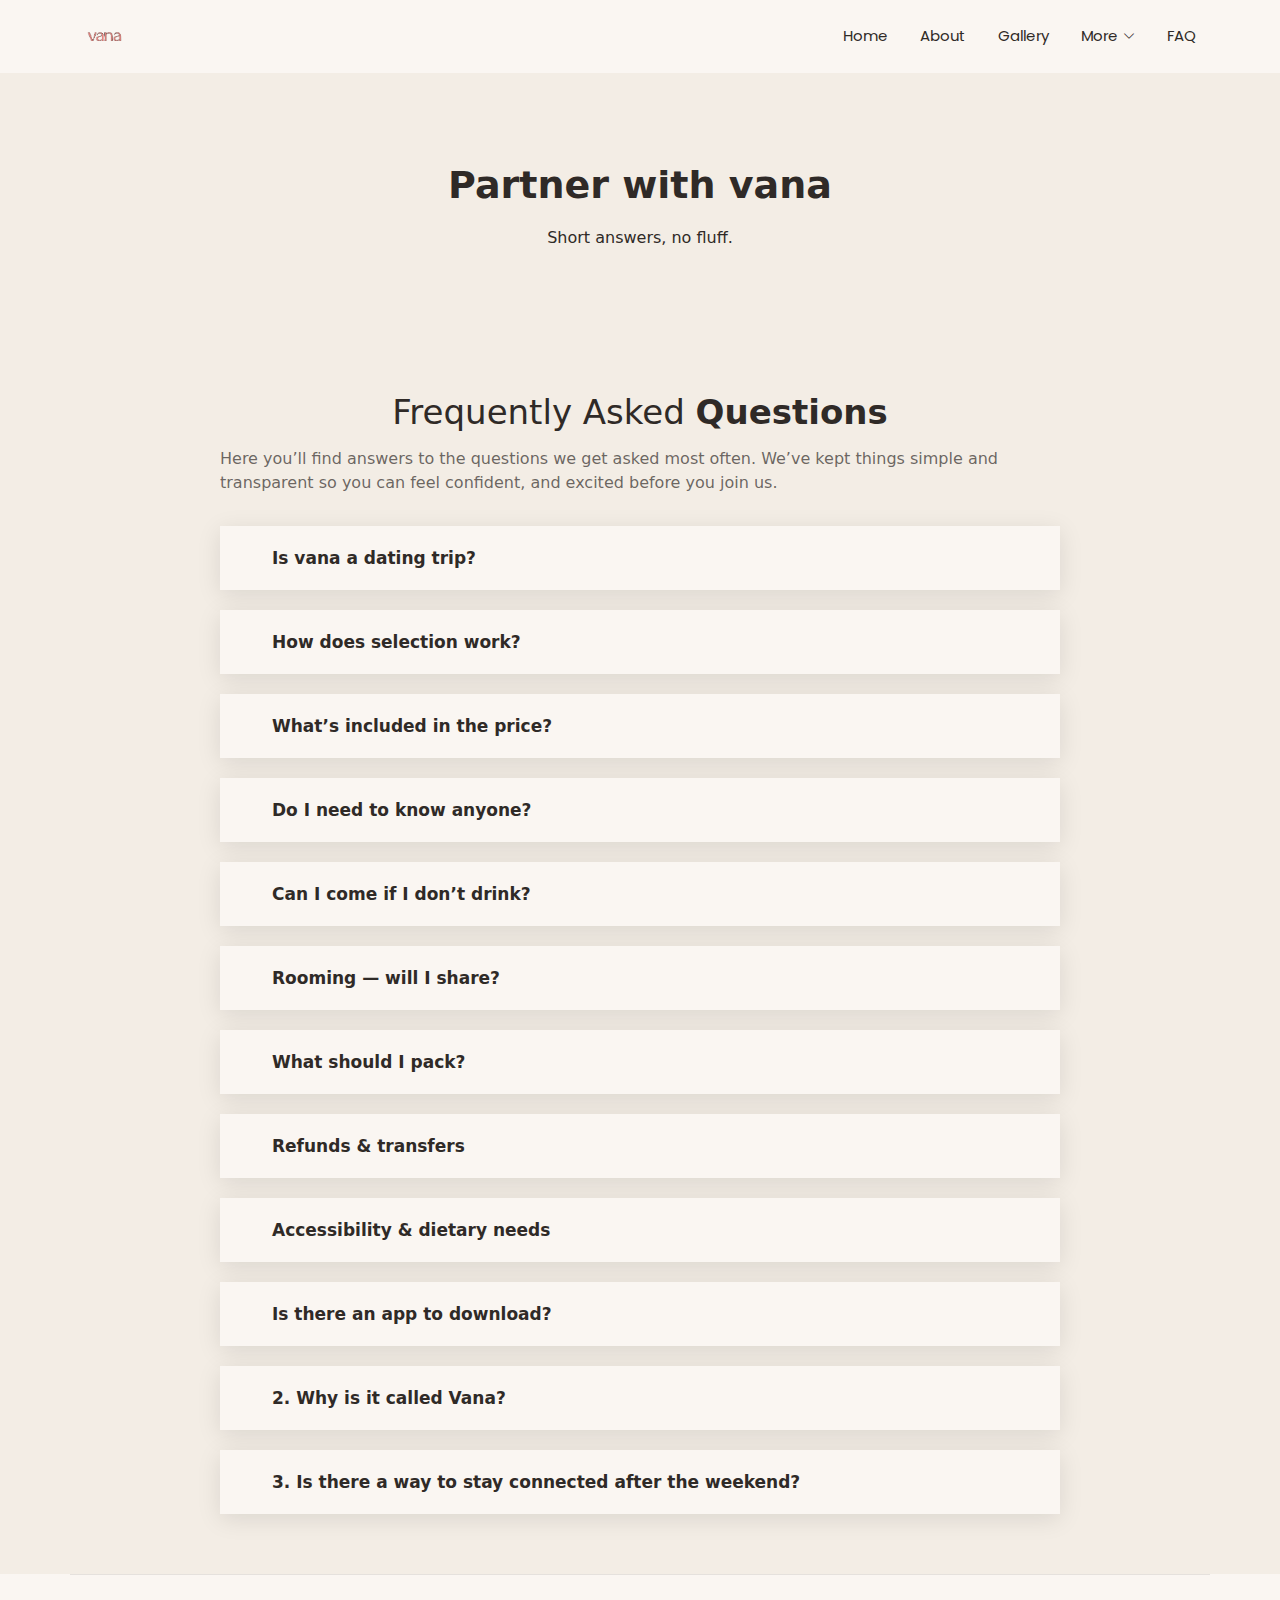
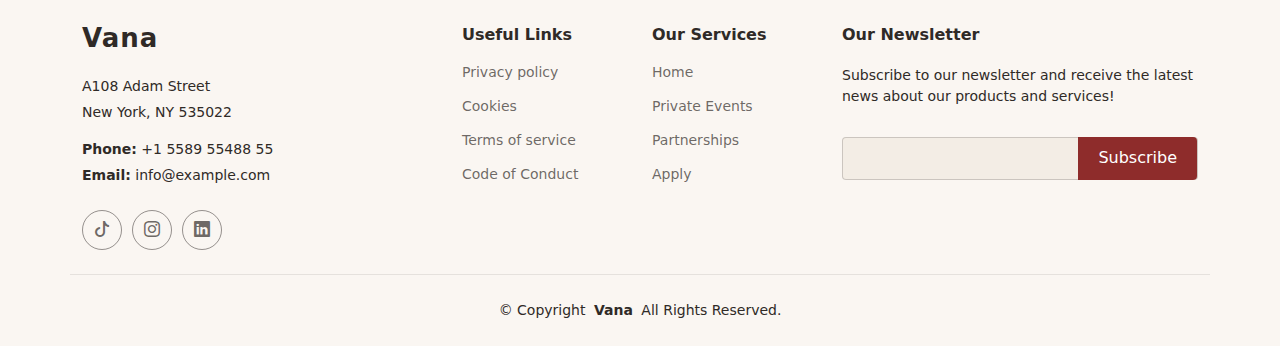
<file: apply.html>
<!DOCTYPE html>
<html lang="en">
  <head>
    <meta charset="utf-8" />
    <meta content="width=device-width, initial-scale=1.0" name="viewport" />
    <title>Starter Page - Bootslander Bootstrap Template</title>
    <meta name="description" content="" />
    <meta name="keywords" content="" />

    <!-- Favicons -->
    <link href="assets/img/favicon.png" rel="icon" />
    <!-- <link href="assets/images/favicon.ico" rel="icon" /> -->

    <link href="assets/img/apple-touch-icon.png" rel="apple-touch-icon" />

    <!-- Fonts -->
    <link href="https://fonts.googleapis.com" rel="preconnect" />
    <link href="https://fonts.gstatic.com" rel="preconnect" crossorigin />
    <link
      href="https://fonts.googleapis.com/css2?family=Roboto:ital,wght@0,100;0,300;0,400;0,500;0,700;0,900;1,100;1,300;1,400;1,500;1,700;1,900&family=Poppins:ital,wght@0,100;0,200;0,300;0,400;0,500;0,600;0,700;0,800;0,900;1,100;1,200;1,300;1,400;1,500;1,600;1,700;1,800;1,900&family=Raleway:ital,wght@0,100;0,200;0,300;0,400;0,500;0,600;0,700;0,800;0,900;1,100;1,200;1,300;1,400;1,500;1,600;1,700;1,800;1,900&display=swap"
      rel="stylesheet"
    />

    <!-- Vendor CSS Files -->
    <link
      href="assets/vendor/bootstrap/css/bootstrap.min.css"
      rel="stylesheet"
    />
    <link
      href="assets/vendor/bootstrap-icons/bootstrap-icons.css"
      rel="stylesheet"
    />
    <link href="assets/vendor/aos/aos.css" rel="stylesheet" />
    <link
      href="assets/vendor/glightbox/css/glightbox.min.css"
      rel="stylesheet"
    />
    <link href="assets/vendor/swiper/swiper-bundle.min.css" rel="stylesheet" />

    <!-- Main CSS File -->
    <link href="assets/css/main.css" rel="stylesheet" />
  </head>

  <body class="starter-page-page">
    <header id="header" class="header d-flex align-items-center fixed-top">
      <div
        class="container-fluid container-xl position-relative d-flex align-items-center justify-content-between"
      >
        <a href="index.html" class="logo d-flex align-items-center">
          <!-- Uncomment the line below if you also wish to use an image logo -->
          <img src="assets/images/logo.png" alt="logo" />
          <!-- <h1 class="sitename">Vana</h1> -->
        </a>

        <nav id="navmenu" class="navmenu">
          <ul>
            <li><a href="index.html#hero">Home</a></li>
            <li><a href="index.html#about">About</a></li>
            <li><a href="index.html#gallery">Gallery</a></li>

            <li class="dropdown">
              <a href="#">
                <span>More</span>
                <i class="bi bi-chevron-down toggle-dropdown"></i>
              </a>
              <ul>
                <li><a href="index.html#private-events">Private Events</a></li>
                <li><a class="active" href="index.html#partnerships">Partnerships</a></li>
                <li><a href="index.html#apply">Apply</a></li>
              </ul>
            </li>

            <li><a href="faq.html">FAQ</a></li>
          </ul>

          <i class="mobile-nav-toggle d-xl-none bi bi-list"></i>
        </nav>
      </div>
    </header>

    <main class="main">
      <!-- Page Title -->
      <div class="page-title dark-background hero-section" data-aos="fade">
        <div class="heading">
          <div class="container">
            <div class="row d-flex justify-content-center text-center">
              <div class="col-lg-12">
                <h1>Partner with vana</h1>
                <p class="mb-0">Short answers, no fluff.</p>
              </div>
            </div>
          </div>
        </div>
      </div>
      <!-- End Page Title -->

      <!-- Faq Section -->
      <section id="faq" class="faq section light-background">
        <div class="container-fluid">
          <div class="row gy-5">
            <div
              class="col-lg-9 mx-auto d-flex flex-column justify-content-center order-2 order-lg-1"
            >
              <div
                class="content px-xl-5"
                data-aos="fade-up"
                data-aos-delay="100"
              >
                <h3 class="text-center">
                  <span>Frequently Asked </span><strong>Questions</strong>
                </h3>
                <p>
                  Here you’ll find answers to the questions we get asked most
                  often. We’ve kept things simple and transparent so you can
                  feel confident, and excited before you join us.
                </p>
              </div>

              <div
                class="faq-container px-xl-5"
                data-aos="fade-up"
                data-aos-delay="200"
              >
                <div class="faq-item">
                  <h3 class="faq-question">Is vana a dating trip?</h3>
                  <div class="faq-content">
                    <p>
                      No. It’s about great weekends with great people. Chemistry
                      happens naturally, but the design is in the taste,
                      conversation, food and place.
                    </p>
                  </div>
                </div>

                <div class="faq-item">
                  <h3 class="faq-question">How does selection work?</h3>
                  <div class="faq-content">
                    <p>
                      Short application + vibe check. We look for mix
                      (interests, backgrounds, energy) so the table sings.
                      You’ll hear back within a week or so.
                    </p>
                  </div>
                </div>

                <div class="faq-item">
                  <h3 class="faq-question">What’s included in the price?</h3>
                  <div class="faq-content">
                    <p>
                      Two nights in a design-led venue, hosted long-table meals,
                      light activities, and return group transport from a
                      central pick‑up. Optional add-ons for wine pairings and
                      single occupancy.
                    </p>
                  </div>
                </div>

                <div class="faq-item">
                  <h3 class="faq-question">Do I need to know anyone?</h3>
                  <div class="faq-content">
                    <p>
                      No. Most guests come solo. Your host removes awkwardness
                      from pick-up to drop-off so you can relax fast.
                    </p>
                  </div>
                </div>

                <div class="faq-item">
                  <h3 class="faq-question">Can I come if I don’t drink?</h3>
                  <div class="faq-content">
                    <p>
                      Absolutely. We always offer thoughtful no- and low-alcohol
                      options.
                    </p>
                  </div>
                </div>

                <div class="faq-item">
                  <h3 class="faq-question">Rooming — will I share?</h3>
                  <div class="faq-content">
                    <p>
                      Standard is shared occupancy in beautiful rooms.
                      Single-occupancy is limited and can be booked as an
                      add-on.
                    </p>
                  </div>
                </div>

                <div class="faq-item">
                  <h3 class="faq-question">What should I pack?</h3>
                  <div class="faq-content">
                    <p>
                      Weekend bag, layers, walkable shoes, a book for quiet
                      pockets. We email a simple packing list the week before.
                    </p>
                  </div>
                </div>

                <div class="faq-item">
                  <h3 class="faq-question">Refunds & transfers</h3>
                  <div class="faq-content">
                    <p>
                      Deposits are non-refundable but transferable. If you can’t
                      make it, you can transfer to a friend who fits our
                      criteria (we’ll re-screen) or move to another date if
                      available. Full T&Cs on checkout.
                    </p>
                  </div>
                </div>

                <div class="faq-item">
                  <h3 class="faq-question">Accessibility & dietary needs</h3>
                  <div class="faq-content">
                    <p>
                      Tell us on the form — venues are chosen for good access
                      where possible, and chefs can accommodate most dietary
                      needs.
                    </p>
                  </div>
                </div>

                <div class="faq-item">
                  <h3 class="faq-question">Is there an app to download?</h3>
                  <div class="faq-content">
                    <p>
                      We think you spend enough time on your phone already. Vana
                      is designed to pull you back into the real world, not
                      another app. If you’re accepted onto a weekend, we’ll
                      invite you into a curated WhatsApp group with the other
                      guests and share all the details there.
                    </p>
                  </div>
                </div>

                <div class="faq-item">
                  <h3 class="faq-question">2. Why is it called Vana?</h3>
                  <div class="faq-content">
                    <p>
                      In Sanskrit, vana means “forest”. A place to wander,
                      breathe and feel a little removed from everyday life. For
                      us, Vana is about that feeling: stepping out of the city
                      and into somewhere softer, slower and more cinematic, even
                      if it’s just for a weekend.
                    </p>
                  </div>
                </div>

                <div class="faq-item">
                  <h3 class="faq-question">
                    3. Is there a way to stay connected after the weekend?
                  </h3>
                  <div class="faq-content">
                    <p>
                      We’re building The Grove, a private circle for Vana alumni
                      – the people who’ve shared a table, a bottle and a weekend
                      with us. More on that soon.
                    </p>
                  </div>
                </div>
              </div>
            </div>
          </div>
        </div>
      </section>
      <!-- /Faq Section -->
    </main>

    <footer id="footer" class="footer dark-background">
      <div class="container footer-top">
        <div class="row gy-4">
          <div class="col-lg-4 col-md-6 footer-about">
            <a href="index.html" class="logo d-flex align-items-center">
              <span class="sitename">Vana</span>
            </a>
            <div class="footer-contact">
              <p>A108 Adam Street</p>
              <p>New York, NY 535022</p>
              <p class="mt-3">
                <strong>Phone:</strong> <span>+1 5589 55488 55</span>
              </p>
              <p><strong>Email:</strong> <span>info@example.com</span></p>
            </div>
            <div class="social-links d-flex mt-4">
              <!-- <a href=""><i class="bi bi-twitter-x"></i></a> -->
              <a href="https://www.tiktok.com/@vana.london"
                ><i class="bi bi-tiktok"></i
              ></a>
              <a href="https://www.instagram.com/vana.london"
                ><i class="bi bi-instagram"></i
              ></a>
              <a href="https://www.linkedin.com/company/vanalondon"
                ><i class="bi bi-linkedin"></i
              ></a>
            </div>
          </div>

          <div class="col-lg-2 col-md-3 footer-links">
            <h4>Useful Links</h4>
            <ul>
              <li><a href="#">Privacy policy</a></li>
              <li><a href="#">Cookies</a></li>
              <li><a href="#">Terms of service</a></li>
              <li><a href="#">Code of Conduct</a></li>
            </ul>
          </div>

          <div class="col-lg-2 col-md-3 footer-links">
            <h4>Our Services</h4>
            <ul>
              <li><a href="#">Home</a></li>
              <li><a href="#">Private Events</a></li>
              <li><a href="#">Partnerships</a></li>
              <li><a href="#">Apply</a></li>
            </ul>
          </div>

          <div class="col-lg-4 col-md-12 footer-newsletter">
            <h4>Our Newsletter</h4>
            <p>
              Subscribe to our newsletter and receive the latest news about our
              products and services!
            </p>
            <form
              action="forms/newsletter.php"
              method="post"
              class="php-email-form"
            >
              <div class="newsletter-form">
                <input type="email" name="email" /><input
                  type="submit"
                  value="Subscribe"
                />
              </div>
              <div class="loading">Loading</div>
              <div class="error-message"></div>
              <div class="sent-message">
                Your subscription request has been sent. Thank you!
              </div>
            </form>
          </div>
        </div>
      </div>

      <div class="container copyright text-center mt-4">
        <p>
          © <span>Copyright</span> <strong class="px-1 sitename">Vana</strong>
          <span>All Rights Reserved.</span>
        </p>
      </div>
    </footer>

    <!-- Scroll Top -->
    <a
      href="#"
      id="scroll-top"
      class="scroll-top d-flex align-items-center justify-content-center"
      ><i class="bi bi-arrow-up-short"></i
    ></a>

    <!-- Preloader -->
    <div id="preloader"></div>

    <!-- Vendor JS Files -->
    <script src="assets/vendor/bootstrap/js/bootstrap.bundle.min.js"></script>
    <script src="assets/vendor/php-email-form/validate.js"></script>
    <script src="assets/vendor/aos/aos.js"></script>
    <script src="assets/vendor/glightbox/js/glightbox.min.js"></script>
    <script src="assets/vendor/purecounter/purecounter_vanilla.js"></script>
    <script src="assets/vendor/swiper/swiper-bundle.min.js"></script>

    <!-- Main JS File -->
    <script src="assets/js/main.js"></script>
  </body>
</html>
</file>
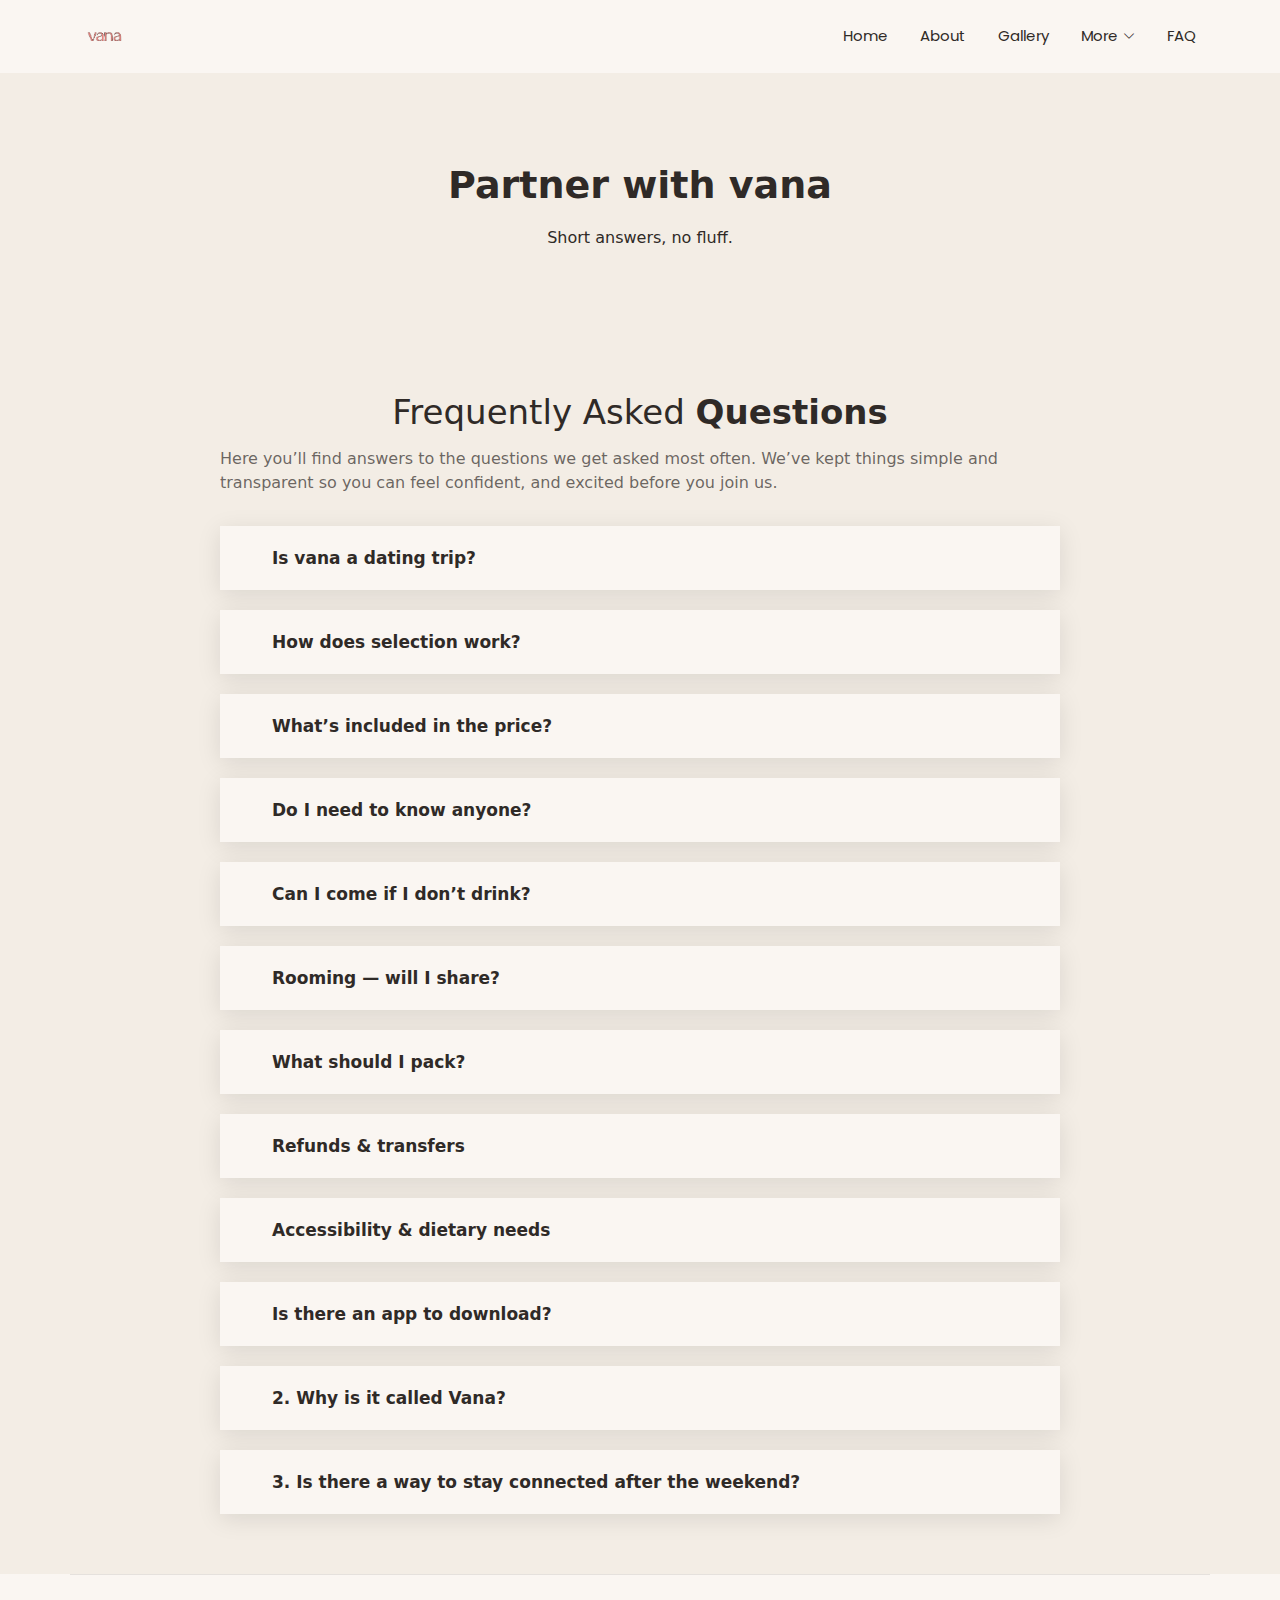
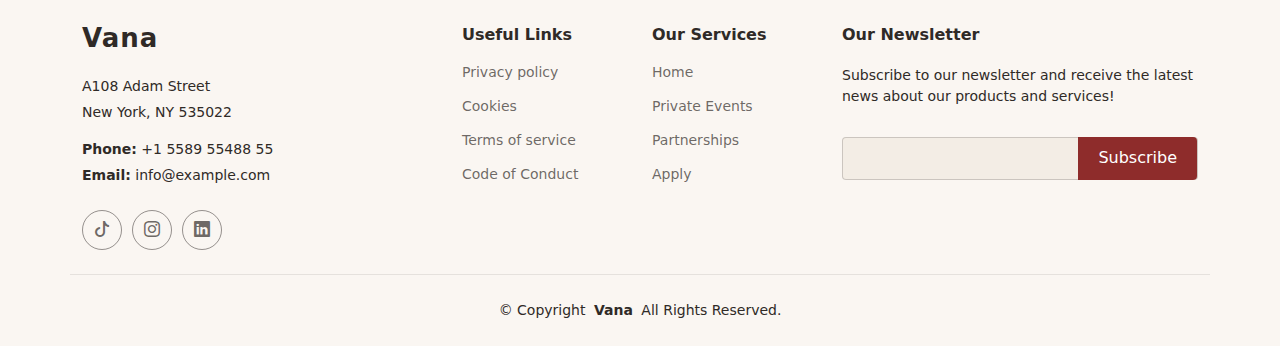
<file: faq.html>
<!DOCTYPE html>
<html lang="en">
  <head>
    <meta charset="utf-8" />
    <meta content="width=device-width, initial-scale=1.0" name="viewport" />
    <title>Starter Page - Bootslander Bootstrap Template</title>
    <meta name="description" content="" />
    <meta name="keywords" content="" />

    <!-- Favicons -->
    <link href="assets/img/favicon.png" rel="icon" />
    <!-- <link href="assets/images/favicon.ico" rel="icon" /> -->

    <link href="assets/img/apple-touch-icon.png" rel="apple-touch-icon" />

    <!-- Fonts -->
    <link href="https://fonts.googleapis.com" rel="preconnect" />
    <link href="https://fonts.gstatic.com" rel="preconnect" crossorigin />
    <link
      href="https://fonts.googleapis.com/css2?family=Roboto:ital,wght@0,100;0,300;0,400;0,500;0,700;0,900;1,100;1,300;1,400;1,500;1,700;1,900&family=Poppins:ital,wght@0,100;0,200;0,300;0,400;0,500;0,600;0,700;0,800;0,900;1,100;1,200;1,300;1,400;1,500;1,600;1,700;1,800;1,900&family=Raleway:ital,wght@0,100;0,200;0,300;0,400;0,500;0,600;0,700;0,800;0,900;1,100;1,200;1,300;1,400;1,500;1,600;1,700;1,800;1,900&display=swap"
      rel="stylesheet"
    />

    <!-- Vendor CSS Files -->
    <link
      href="assets/vendor/bootstrap/css/bootstrap.min.css"
      rel="stylesheet"
    />
    <link
      href="assets/vendor/bootstrap-icons/bootstrap-icons.css"
      rel="stylesheet"
    />
    <link href="assets/vendor/aos/aos.css" rel="stylesheet" />
    <link
      href="assets/vendor/glightbox/css/glightbox.min.css"
      rel="stylesheet"
    />
    <link href="assets/vendor/swiper/swiper-bundle.min.css" rel="stylesheet" />

    <!-- Main CSS File -->
    <link href="assets/css/main.css" rel="stylesheet" />
  </head>

  <body class="starter-page-page">
    <header id="header" class="header d-flex align-items-center fixed-top">
      <div
        class="container-fluid container-xl position-relative d-flex align-items-center justify-content-between"
      >
        <a href="index.html" class="logo d-flex align-items-center">
          <!-- Uncomment the line below if you also wish to use an image logo -->
          <img src="assets/images/logo.png" alt="logo" />
          <!-- <h1 class="sitename">Vana</h1> -->
        </a>

        <nav id="navmenu" class="navmenu">
          <ul>
            <li><a href="index.html#hero">Home</a></li>
            <li><a href="index.html#about">About</a></li>
            <li><a href="index.html#gallery">Gallery</a></li>

            <li class="dropdown">
              <a href="#">
                <span>More</span>
                <i class="bi bi-chevron-down toggle-dropdown"></i>
              </a>
              <ul>
                <li><a href="private-events.html">Private Events</a></li>
                <li><a class="active" href="partnerships.html">Partnerships</a></li>
                <li><a href="apply.html">Apply</a></li>
              </ul>
            </li>

            <li><a href="faq.html">FAQ</a></li>
          </ul>

          <i class="mobile-nav-toggle d-xl-none bi bi-list"></i>
        </nav>
      </div>
    </header>

    <main class="main">
      <!-- Page Title -->
      <div class="page-title dark-background hero-section" data-aos="fade">
        <div class="heading">
          <div class="container">
            <div class="row d-flex justify-content-center text-center">
              <div class="col-lg-12">
                <h1>Partner with vana</h1>
                <p class="mb-0">Short answers, no fluff.</p>
              </div>
            </div>
          </div>
        </div>
      </div>
      <!-- End Page Title -->

      <!-- Faq Section -->
      <section id="faq" class="faq section light-background">
        <div class="container-fluid">
          <div class="row gy-5">
            <div
              class="col-lg-9 mx-auto d-flex flex-column justify-content-center order-2 order-lg-1"
            >
              <div
                class="content px-xl-5"
                data-aos="fade-up"
                data-aos-delay="100"
              >
                <h3 class="text-center">
                  <span>Frequently Asked </span><strong>Questions</strong>
                </h3>
                <p>
                  Here you’ll find answers to the questions we get asked most
                  often. We’ve kept things simple and transparent so you can
                  feel confident, and excited before you join us.
                </p>
              </div>

              <div
                class="faq-container px-xl-5"
                data-aos="fade-up"
                data-aos-delay="200"
              >
                <div class="faq-item">
                  <h3 class="faq-question">Is vana a dating trip?</h3>
                  <div class="faq-content">
                    <p>
                      No. It’s about great weekends with great people. Chemistry
                      happens naturally, but the design is in the taste,
                      conversation, food and place.
                    </p>
                  </div>
                </div>

                <div class="faq-item">
                  <h3 class="faq-question">How does selection work?</h3>
                  <div class="faq-content">
                    <p>
                      Short application + vibe check. We look for mix
                      (interests, backgrounds, energy) so the table sings.
                      You’ll hear back within a week or so.
                    </p>
                  </div>
                </div>

                <div class="faq-item">
                  <h3 class="faq-question">What’s included in the price?</h3>
                  <div class="faq-content">
                    <p>
                      Two nights in a design-led venue, hosted long-table meals,
                      light activities, and return group transport from a
                      central pick‑up. Optional add-ons for wine pairings and
                      single occupancy.
                    </p>
                  </div>
                </div>

                <div class="faq-item">
                  <h3 class="faq-question">Do I need to know anyone?</h3>
                  <div class="faq-content">
                    <p>
                      No. Most guests come solo. Your host removes awkwardness
                      from pick-up to drop-off so you can relax fast.
                    </p>
                  </div>
                </div>

                <div class="faq-item">
                  <h3 class="faq-question">Can I come if I don’t drink?</h3>
                  <div class="faq-content">
                    <p>
                      Absolutely. We always offer thoughtful no- and low-alcohol
                      options.
                    </p>
                  </div>
                </div>

                <div class="faq-item">
                  <h3 class="faq-question">Rooming — will I share?</h3>
                  <div class="faq-content">
                    <p>
                      Standard is shared occupancy in beautiful rooms.
                      Single-occupancy is limited and can be booked as an
                      add-on.
                    </p>
                  </div>
                </div>

                <div class="faq-item">
                  <h3 class="faq-question">What should I pack?</h3>
                  <div class="faq-content">
                    <p>
                      Weekend bag, layers, walkable shoes, a book for quiet
                      pockets. We email a simple packing list the week before.
                    </p>
                  </div>
                </div>

                <div class="faq-item">
                  <h3 class="faq-question">Refunds & transfers</h3>
                  <div class="faq-content">
                    <p>
                      Deposits are non-refundable but transferable. If you can’t
                      make it, you can transfer to a friend who fits our
                      criteria (we’ll re-screen) or move to another date if
                      available. Full T&Cs on checkout.
                    </p>
                  </div>
                </div>

                <div class="faq-item">
                  <h3 class="faq-question">Accessibility & dietary needs</h3>
                  <div class="faq-content">
                    <p>
                      Tell us on the form — venues are chosen for good access
                      where possible, and chefs can accommodate most dietary
                      needs.
                    </p>
                  </div>
                </div>

                <div class="faq-item">
                  <h3 class="faq-question">Is there an app to download?</h3>
                  <div class="faq-content">
                    <p>
                      We think you spend enough time on your phone already. Vana
                      is designed to pull you back into the real world, not
                      another app. If you’re accepted onto a weekend, we’ll
                      invite you into a curated WhatsApp group with the other
                      guests and share all the details there.
                    </p>
                  </div>
                </div>

                <div class="faq-item">
                  <h3 class="faq-question">2. Why is it called Vana?</h3>
                  <div class="faq-content">
                    <p>
                      In Sanskrit, vana means “forest”. A place to wander,
                      breathe and feel a little removed from everyday life. For
                      us, Vana is about that feeling: stepping out of the city
                      and into somewhere softer, slower and more cinematic, even
                      if it’s just for a weekend.
                    </p>
                  </div>
                </div>

                <div class="faq-item">
                  <h3 class="faq-question">
                    3. Is there a way to stay connected after the weekend?
                  </h3>
                  <div class="faq-content">
                    <p>
                      We’re building The Grove, a private circle for Vana alumni
                      – the people who’ve shared a table, a bottle and a weekend
                      with us. More on that soon.
                    </p>
                  </div>
                </div>
              </div>
            </div>
          </div>
        </div>
      </section>
      <!-- /Faq Section -->
    </main>

    <footer id="footer" class="footer dark-background">
      <div class="container footer-top">
        <div class="row gy-4">
          <div class="col-lg-4 col-md-6 footer-about">
            <a href="index.html" class="logo d-flex align-items-center">
              <span class="sitename">Vana</span>
            </a>
            <div class="footer-contact">
              <p>A108 Adam Street</p>
              <p>New York, NY 535022</p>
              <p class="mt-3">
                <strong>Phone:</strong> <span>+1 5589 55488 55</span>
              </p>
              <p><strong>Email:</strong> <span>info@example.com</span></p>
            </div>
            <div class="social-links d-flex mt-4">
              <!-- <a href=""><i class="bi bi-twitter-x"></i></a> -->
              <a href="https://www.tiktok.com/@vana.london"
                ><i class="bi bi-tiktok"></i
              ></a>
              <a href="https://www.instagram.com/vana.london"
                ><i class="bi bi-instagram"></i
              ></a>
              <a href="https://www.linkedin.com/company/vanalondon"
                ><i class="bi bi-linkedin"></i
              ></a>
            </div>
          </div>

          <div class="col-lg-2 col-md-3 footer-links">
            <h4>Useful Links</h4>
            <ul>
              <li><a href="#">Privacy policy</a></li>
              <li><a href="#">Cookies</a></li>
              <li><a href="#">Terms of service</a></li>
              <li><a href="#">Code of Conduct</a></li>
            </ul>
          </div>

          <div class="col-lg-2 col-md-3 footer-links">
            <h4>Our Services</h4>
            <ul>
              <li><a href="#">Home</a></li>
              <li><a href="#">Private Events</a></li>
              <li><a href="#">Partnerships</a></li>
              <li><a href="#">Apply</a></li>
            </ul>
          </div>

          <div class="col-lg-4 col-md-12 footer-newsletter">
            <h4>Our Newsletter</h4>
            <p>
              Subscribe to our newsletter and receive the latest news about our
              products and services!
            </p>
            <form
              action="forms/newsletter.php"
              method="post"
              class="php-email-form"
            >
              <div class="newsletter-form">
                <input type="email" name="email" /><input
                  type="submit"
                  value="Subscribe"
                />
              </div>
              <div class="loading">Loading</div>
              <div class="error-message"></div>
              <div class="sent-message">
                Your subscription request has been sent. Thank you!
              </div>
            </form>
          </div>
        </div>
      </div>

      <div class="container copyright text-center mt-4">
        <p>
          © <span>Copyright</span> <strong class="px-1 sitename">Vana</strong>
          <span>All Rights Reserved.</span>
        </p>
      </div>
    </footer>

    <!-- Scroll Top -->
    <a
      href="#"
      id="scroll-top"
      class="scroll-top d-flex align-items-center justify-content-center"
      ><i class="bi bi-arrow-up-short"></i
    ></a>

    <!-- Preloader -->
    <div id="preloader"></div>

    <!-- Vendor JS Files -->
    <script src="assets/vendor/bootstrap/js/bootstrap.bundle.min.js"></script>
    <script src="assets/vendor/php-email-form/validate.js"></script>
    <script src="assets/vendor/aos/aos.js"></script>
    <script src="assets/vendor/glightbox/js/glightbox.min.js"></script>
    <script src="assets/vendor/purecounter/purecounter_vanilla.js"></script>
    <script src="assets/vendor/swiper/swiper-bundle.min.js"></script>

    <!-- Main JS File -->
    <script src="assets/js/main.js"></script>
  </body>
</html>
</file>
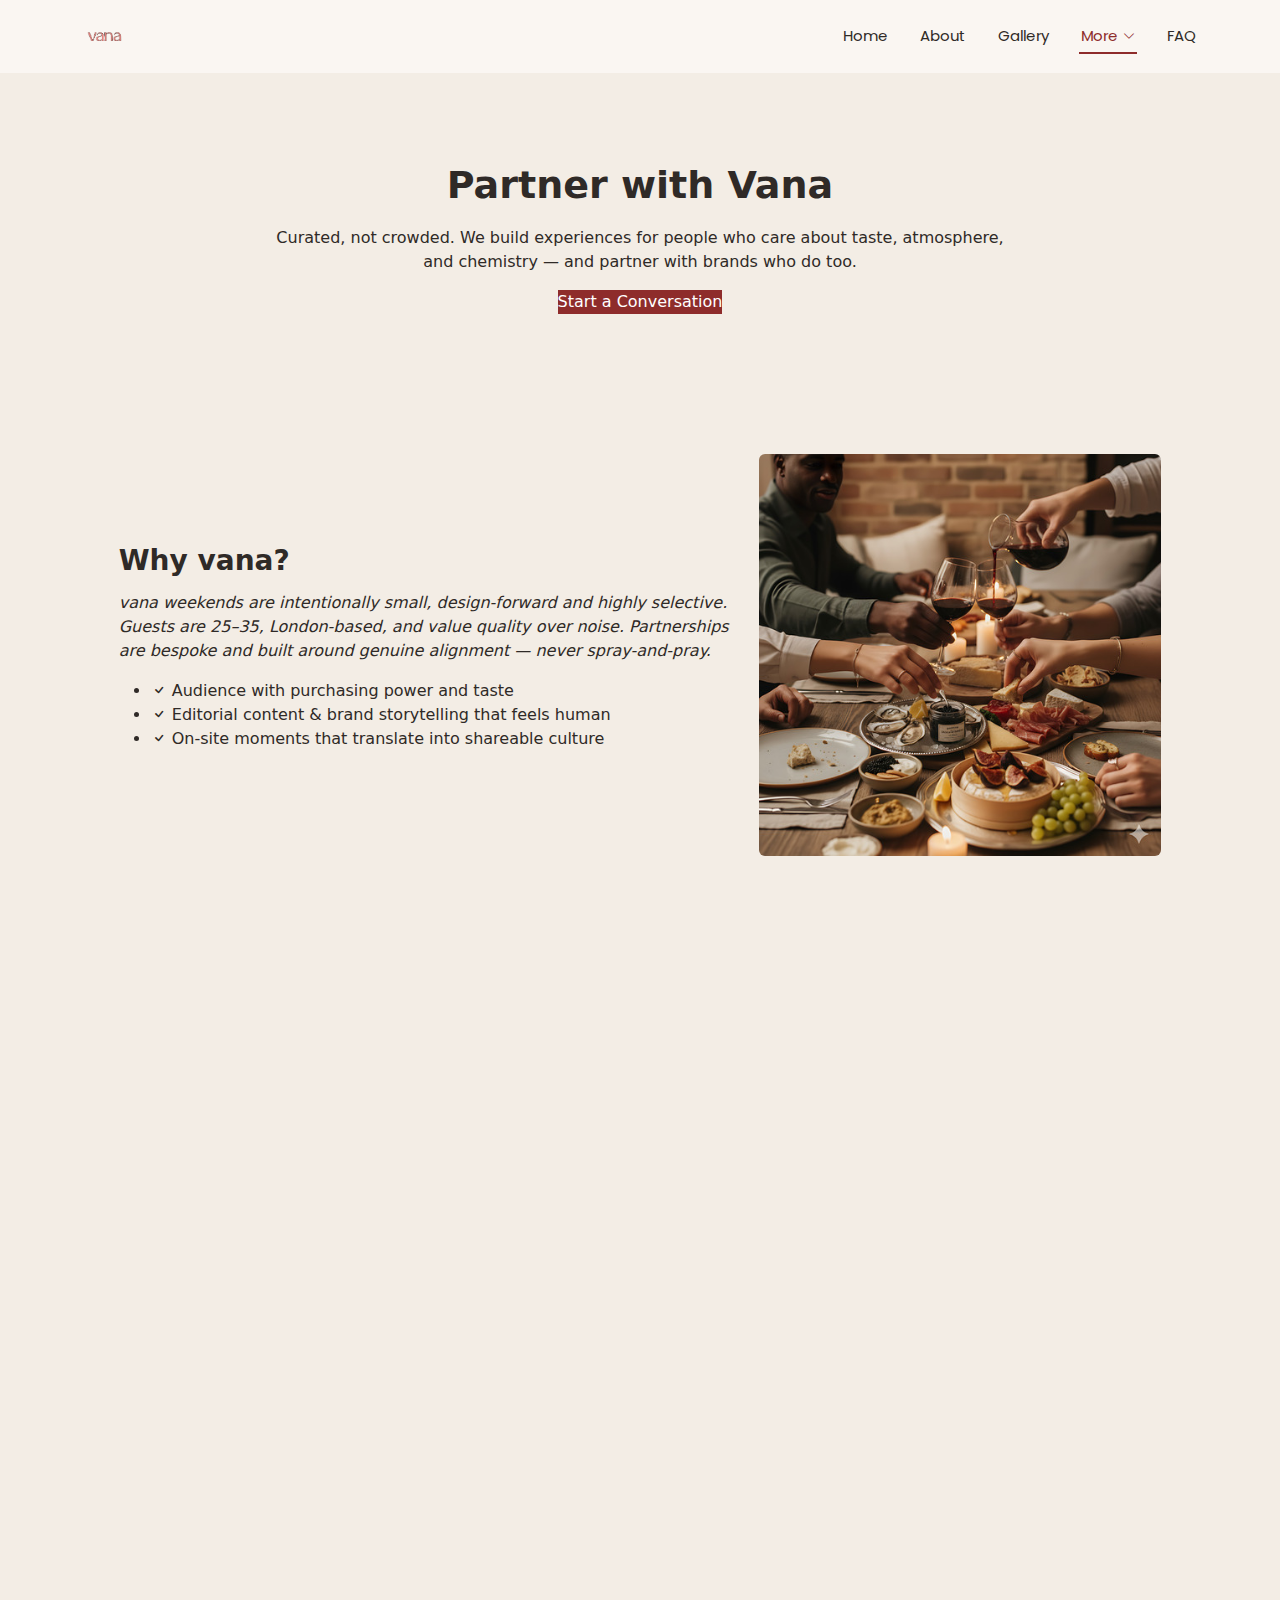
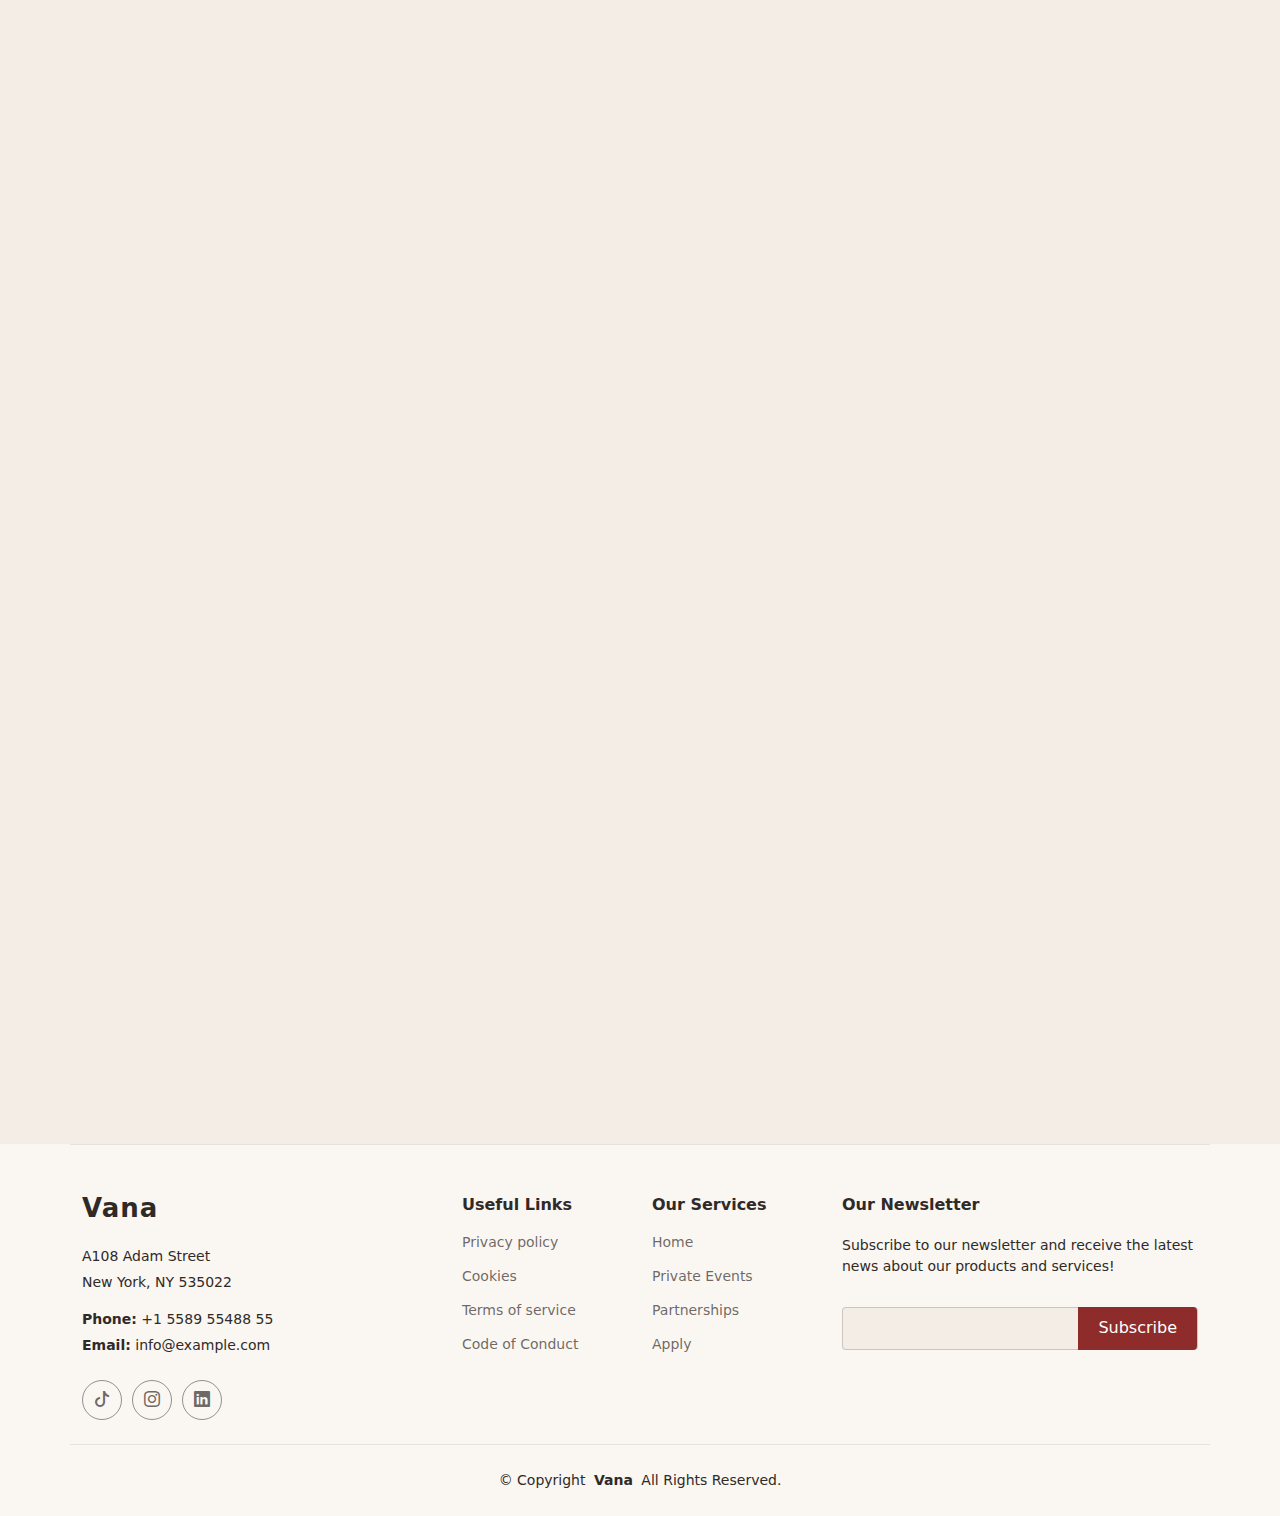
<file: partnerships.html>
<!DOCTYPE html>
<html lang="en">
  <head>
    <meta charset="utf-8" />
    <meta content="width=device-width, initial-scale=1.0" name="viewport" />
    <title>Starter Page - Bootslander Bootstrap Template</title>
    <meta name="description" content="" />
    <meta name="keywords" content="" />

    <!-- Favicons -->
    <link href="assets/images/favicon.ico" rel="icon" />

    <link href="assets/img/apple-touch-icon.png" rel="apple-touch-icon" />

    <!-- Fonts -->
    <link href="https://fonts.googleapis.com" rel="preconnect" />
    <link href="https://fonts.gstatic.com" rel="preconnect" crossorigin />
    <link
      href="https://fonts.googleapis.com/css2?family=Roboto:ital,wght@0,100;0,300;0,400;0,500;0,700;0,900;1,100;1,300;1,400;1,500;1,700;1,900&family=Poppins:ital,wght@0,100;0,200;0,300;0,400;0,500;0,600;0,700;0,800;0,900;1,100;1,200;1,300;1,400;1,500;1,600;1,700;1,800;1,900&family=Raleway:ital,wght@0,100;0,200;0,300;0,400;0,500;0,600;0,700;0,800;0,900;1,100;1,200;1,300;1,400;1,500;1,600;1,700;1,800;1,900&display=swap"
      rel="stylesheet"
    />

    <!-- Vendor CSS Files -->
    <link
      href="assets/vendor/bootstrap/css/bootstrap.min.css"
      rel="stylesheet"
    />
    <link
      href="assets/vendor/bootstrap-icons/bootstrap-icons.css"
      rel="stylesheet"
    />
    <link href="assets/vendor/aos/aos.css" rel="stylesheet" />
    <link
      href="assets/vendor/glightbox/css/glightbox.min.css"
      rel="stylesheet"
    />
    <link href="assets/vendor/swiper/swiper-bundle.min.css" rel="stylesheet" />

    <!-- Main CSS File -->
    <link href="assets/css/main.css" rel="stylesheet" />
  </head>

  <body class="starter-page-page">
    <header id="header" class="header d-flex align-items-center fixed-top">
      <div
        class="container-fluid container-xl position-relative d-flex align-items-center justify-content-between"
      >
        <a href="index.html" class="logo d-flex align-items-center">
          <!-- Uncomment the line below if you also wish to use an image logo -->
          <img src="assets/images/logo.png" alt="logo" />
          <!-- <h1 class="sitename">Vana</h1> -->
        </a>

        <nav id="navmenu" class="navmenu">
          <ul>
            <li><a href="index.html#hero">Home</a></li>
            <li><a href="index.html#about">About</a></li>
            <li><a href="index.html#gallery">Gallery</a></li>

            <li class="dropdown">
              <a class="active" href="#">
                <span>More</span>
                <i class="bi bi-chevron-down toggle-dropdown"></i>
              </a>
              <ul>
                <li><a href="private-events.html">Private Events</a></li>
                <li>
                  <a class="active" href="partnerships.html">Partnerships</a>
                </li>
                <li><a href="apply.html">Apply</a></li>
              </ul>
            </li>

            <li><a href="faq.html">FAQ</a></li>
          </ul>

          <i class="mobile-nav-toggle d-xl-none bi bi-list"></i>
        </nav>
      </div>
    </header>

    <main class="main">
      <!-- Page Title -->
      <div class="page-title dark-background hero-section" data-aos="fade">
        <div class="heading">
          <div class="container">
            <div class="row d-flex justify-content-center text-center">
              <div class="col-lg-8">
                <h1>Partner with Vana</h1>
                <p class="mb-3">
                  Curated, not crowded. We build experiences for people who care
                  about taste, atmosphere, and chemistry — and partner with
                  brands who do too.
                </p>
                <div class="d-flex justify-content-center">
                  <a href="#partner-form" class="btn-get-started"
                    >Start a Conversation</a
                  >
                </div>
              </div>
            </div>
          </div>
        </div>
      </div>
      <!-- End Page Title -->

      <!-- whyVana Section -->
      <section id="whyVana" class="">
        <div
          class="row mx-auto gy-4 justify-content-center align-items-center features-item"
        >
          <div class="col-md-6" data-aos="fade-up" data-aos-delay="100">
            <h3>Why vana?</h3>
            <p class="fst-italic">
              vana weekends are intentionally small, design-forward and highly
              selective. Guests are 25–35, London-based, and value quality over
              noise. Partnerships are bespoke and built around genuine alignment
              — never spray-and-pray.
            </p>
            <ul>
              <li>
                <i class="bi bi-check"></i>
                <span>Audience with purchasing power and taste</span>
              </li>
              <li>
                <i class="bi bi-check"></i>
                <span
                  >Editorial content & brand storytelling that feels human
                </span>
              </li>
              <li>
                <i class="bi bi-check"></i>
                <span
                  >On-site moments that translate into shareable culture
                </span>
              </li>
            </ul>
          </div>
          <div
            class="col-md-4 d-flex align-items-center"
            data-aos="zoom-out"
            data-aos-delay="100"
          >
            <img
              src="assets/images/taste-480.jpg"
              class="img-fluid rounded"
              alt=""
            />
          </div>
        </div>
      </section>
      <!-- /whyVana Section -->

      <!-- workTogether Section -->
      <section id="workTogether" class="py-5">
        <!-- Section Title -->
        <div class="container section-title" data-aos="fade-up">
          <h2>Details</h2>
          <div>
            <span>ways to work </span>
            <span class="description-title">together</span>
          </div>
        </div>
        <!-- End Section Title -->

        <div class="row justify-content-center text-center px-3">
          <div
            class="col-lg-4 col-md-6 mb-4"
            data-aos="fade-up"
            data-aos-delay="100"
          >
            <div class="work-together-card">
              <div class="image-container">
                <img
                  src="assets/images/cobranded-480.jpg"
                  class="img-fluid rounded-circle-custom"
                  alt="Co-branded Moments"
                />
              </div>
              <h3 class="mt-4 mb-2 text-capitalize">co-branded moments.</h3>
              <p class="small text-muted px-2">
                Create a signature touchpoint — from candlelit tastings to
                sunrise hikes with your kit.
              </p>
            </div>
          </div>

          <div
            class="col-lg-4 col-md-6 mb-4"
            data-aos="fade-up"
            data-aos-delay="200"
          >
            <div class="work-together-card">
              <div class="image-container">
                <img
                  src="assets/images/content-768.jpg"
                  class="img-fluid rounded-circle-custom"
                  alt="Editorial & Content"
                />
              </div>
              <h3 class="mt-4 mb-2 text-capitalize">
                editorial &amp; content.
              </h3>
              <p class="small text-muted px-2">
                Tasteful, human storytelling — reels, photo sets and copy that
                don’t feel like ads.
              </p>
            </div>
          </div>

          <div
            class="col-lg-4 col-md-6 mb-4 p-3"
            data-aos="fade-up"
            data-aos-delay="300"
          >
            <div class="work-together-card">
              <div class="image-container">
                <img
                  src="assets/images/sampling-768.jpg"
                  class="img-fluid rounded-circle-custom"
                  alt="Sampling, Done Properly"
                />
              </div>
              <h3 class="mt-4 mb-2 text-capitalize">
                sampling. done properly.
              </h3>
              <p class="small text-muted px-2">
                Small groups, genuine feedback, zero fluff. Placement that feels
                organic.
              </p>
            </div>
          </div>
        </div>
      </section>

      <!-- partner-form -->
      <section id="partner-form" class="py-5">
        <div class="container py-5 rounded" data-aos="fade-up">
          <div class="row mb-4">
            <div class="col-12 text-center">
              <h2 class="text-capitalize">start a partnership conversation</h2>
              <p class="text-muted">
                Tell us a little bit about your brand, what you hope to achieve,
                and we'll be in touch with a personalised pitch.
              </p>
            </div>
          </div>

          <div class="row justify-content-center">
            <div class="col-lg-10">
              <form
                action="forms/partnership.php"
                method="post"
                class="php-email-form"
              >
                <div class="row gy-4">
                  <div class="col-md-6">
                    <input
                      type="text"
                      name="full-name"
                      class="form-control"
                      placeholder="Full name"
                      required=""
                    />
                  </div>
                  <div class="col-md-6">
                    <input
                      type="email"
                      class="form-control"
                      name="work-email"
                      placeholder="Work email"
                      required=""
                    />
                  </div>

                  <div class="col-md-6">
                    <input
                      type="text"
                      class="form-control"
                      name="company"
                      placeholder="Company"
                      required=""
                    />
                  </div>
                  <div class="col-md-6">
                    <input
                      type="text"
                      class="form-control"
                      name="role"
                      placeholder="Role"
                      required=""
                    />
                  </div>

                  <div class="col-md-12 mt-4">
                    <label class="form-label" style="font-weight: 500"
                      >What are you interested in?</label
                    >
                    <div class="row">
                      <div class="col-md-6">
                        <div class="form-check">
                          <input
                            class="form-check-input"
                            type="checkbox"
                            name="interest[]"
                            value="Co-branded moments"
                            id="check-co-branded"
                          />
                          <label class="form-check-label" for="check-co-branded"
                            >Co-branded moments</label
                          >
                        </div>
                        <div class="form-check">
                          <input
                            class="form-check-input"
                            type="checkbox"
                            name="interest[]"
                            value="Editorial & content"
                            id="check-editorial"
                          />
                          <label class="form-check-label" for="check-editorial"
                            >Editorial & content</label
                          >
                        </div>
                        <div class="form-check">
                          <input
                            class="form-check-input"
                            type="checkbox"
                            name="interest[]"
                            value="Sampling & product placement"
                            id="check-sampling"
                          />
                          <label class="form-check-label" for="check-sampling"
                            >Sampling & product placement</label
                          >
                        </div>
                      </div>
                      <div class="col-md-6">
                        <div class="form-check">
                          <input
                            class="form-check-input"
                            type="checkbox"
                            name="interest[]"
                            value="Development of new IP"
                            id="check-ip"
                          />
                          <label class="form-check-label" for="check-ip"
                            >Development of new IP</label
                          >
                        </div>
                        <div class="form-check">
                          <input
                            class="form-check-input"
                            type="checkbox"
                            name="interest[]"
                            value="Other"
                            id="check-other"
                          />
                          <label class="form-check-label" for="check-other"
                            >Other</label
                          >
                        </div>
                      </div>
                    </div>
                  </div>

                  <div class="col-md-6">
                    <label class="form-label" for="input-budget"
                      >Rough budget</label
                    >
                    <input
                      type="text"
                      class="form-control"
                      name="budget"
                      id="input-budget"
                      placeholder="e.g. $5-10k"
                      required=""
                    />
                  </div>
                  <div class="col-md-6">
                    <label class="form-label" for="input-date"
                      >Target start date</label
                    >
                    <input
                      type="text"
                      class="form-control"
                      name="start-date"
                      id="input-date"
                      placeholder="e.g. November '24"
                      required=""
                    />
                  </div>

                  <div class="col-md-12">
                    <label class="form-label" for="input-details"
                      >Tell us more</label
                    >
                    <textarea
                      class="form-control"
                      name="details"
                      id="input-details"
                      rows="6"
                      placeholder="Tell us more about your brand and what you hope to achieve"
                      required=""
                    ></textarea>
                  </div>

                  <div class="col-md-12 mt-3">
                    <div class="form-check mb-3">
                      <input
                        class="form-check-input"
                        type="checkbox"
                        id="check-terms"
                        required=""
                      />
                      <label class="form-check-label small" for="check-terms">
                        By clicking submit, you acknowledge and agree to our
                        Privacy Policy and consent to us contacting you via
                        email.
                      </label>
                    </div>

                    <div class="text-center">
                      <div class="loading">Loading</div>
                      <div class="error-message"></div>
                      <div class="sent-message">
                        Your partnership request has been submitted.
                      </div>
                      <button type="submit" class="btn btn-primary">
                        Submit Request
                      </button>
                    </div>
                  </div>

                  <div class="col-md-12 text-center mt-4">
                    <p class="text-muted">
                      Prefer to chat first?
                      <a href="mailto:info@vana.com">info@vana.com</a>
                    </p>
                  </div>
                </div>
              </form>
            </div>
          </div>
        </div>
      </section>
    </main>

    <footer id="footer" class="footer dark-background">
      <div class="container footer-top">
        <div class="row gy-4">
          <div class="col-lg-4 col-md-6 footer-about">
            <a href="index.html" class="logo d-flex align-items-center">
              <span class="sitename">Vana</span>
            </a>
            <div class="footer-contact">
              <p>A108 Adam Street</p>
              <p>New York, NY 535022</p>
              <p class="mt-3">
                <strong>Phone:</strong> <span>+1 5589 55488 55</span>
              </p>
              <p><strong>Email:</strong> <span>info@example.com</span></p>
            </div>
            <div class="social-links d-flex mt-4">
              <!-- <a href=""><i class="bi bi-twitter-x"></i></a> -->
              <a href="https://www.tiktok.com/@vana.london"
                ><i class="bi bi-tiktok"></i
              ></a>
              <a href="https://www.instagram.com/vana.london"
                ><i class="bi bi-instagram"></i
              ></a>
              <a href="https://www.linkedin.com/company/vanalondon"
                ><i class="bi bi-linkedin"></i
              ></a>
            </div>
          </div>

          <div class="col-lg-2 col-md-3 footer-links">
            <h4>Useful Links</h4>
            <ul>
              <li><a href="#">Privacy policy</a></li>
              <li><a href="#">Cookies</a></li>
              <li><a href="#">Terms of service</a></li>
              <li><a href="#">Code of Conduct</a></li>
            </ul>
          </div>

          <div class="col-lg-2 col-md-3 footer-links">
            <h4>Our Services</h4>
            <ul>
              <li><a href="#">Home</a></li>
              <li><a href="#">Private Events</a></li>
              <li><a href="#">Partnerships</a></li>
              <li><a href="#">Apply</a></li>
            </ul>
          </div>

          <div class="col-lg-4 col-md-12 footer-newsletter">
            <h4>Our Newsletter</h4>
            <p>
              Subscribe to our newsletter and receive the latest news about our
              products and services!
            </p>
            <form
              action="forms/newsletter.php"
              method="post"
              class="php-email-form"
            >
              <div class="newsletter-form">
                <input type="email" name="email" /><input
                  type="submit"
                  value="Subscribe"
                />
              </div>
              <div class="loading">Loading</div>
              <div class="error-message"></div>
              <div class="sent-message">
                Your subscription request has been sent. Thank you!
              </div>
            </form>
          </div>
        </div>
      </div>

      <div class="container copyright text-center mt-4">
        <p>
          © <span>Copyright</span> <strong class="px-1 sitename">Vana</strong>
          <span>All Rights Reserved.</span>
        </p>
      </div>
    </footer>

    <!-- Scroll Top -->
    <a
      href="#"
      id="scroll-top"
      class="scroll-top d-flex align-items-center justify-content-center"
      ><i class="bi bi-arrow-up-short"></i
    ></a>

    <!-- Preloader -->
    <div id="preloader"></div>

    <!-- Vendor JS Files -->
    <script src="assets/vendor/bootstrap/js/bootstrap.bundle.min.js"></script>
    <script src="assets/vendor/php-email-form/validate.js"></script>
    <script src="assets/vendor/aos/aos.js"></script>
    <script src="assets/vendor/glightbox/js/glightbox.min.js"></script>
    <script src="assets/vendor/purecounter/purecounter_vanilla.js"></script>
    <script src="assets/vendor/swiper/swiper-bundle.min.js"></script>

    <!-- Main JS File -->
    <script src="assets/js/main.js"></script>
  </body>
</html>
</file>
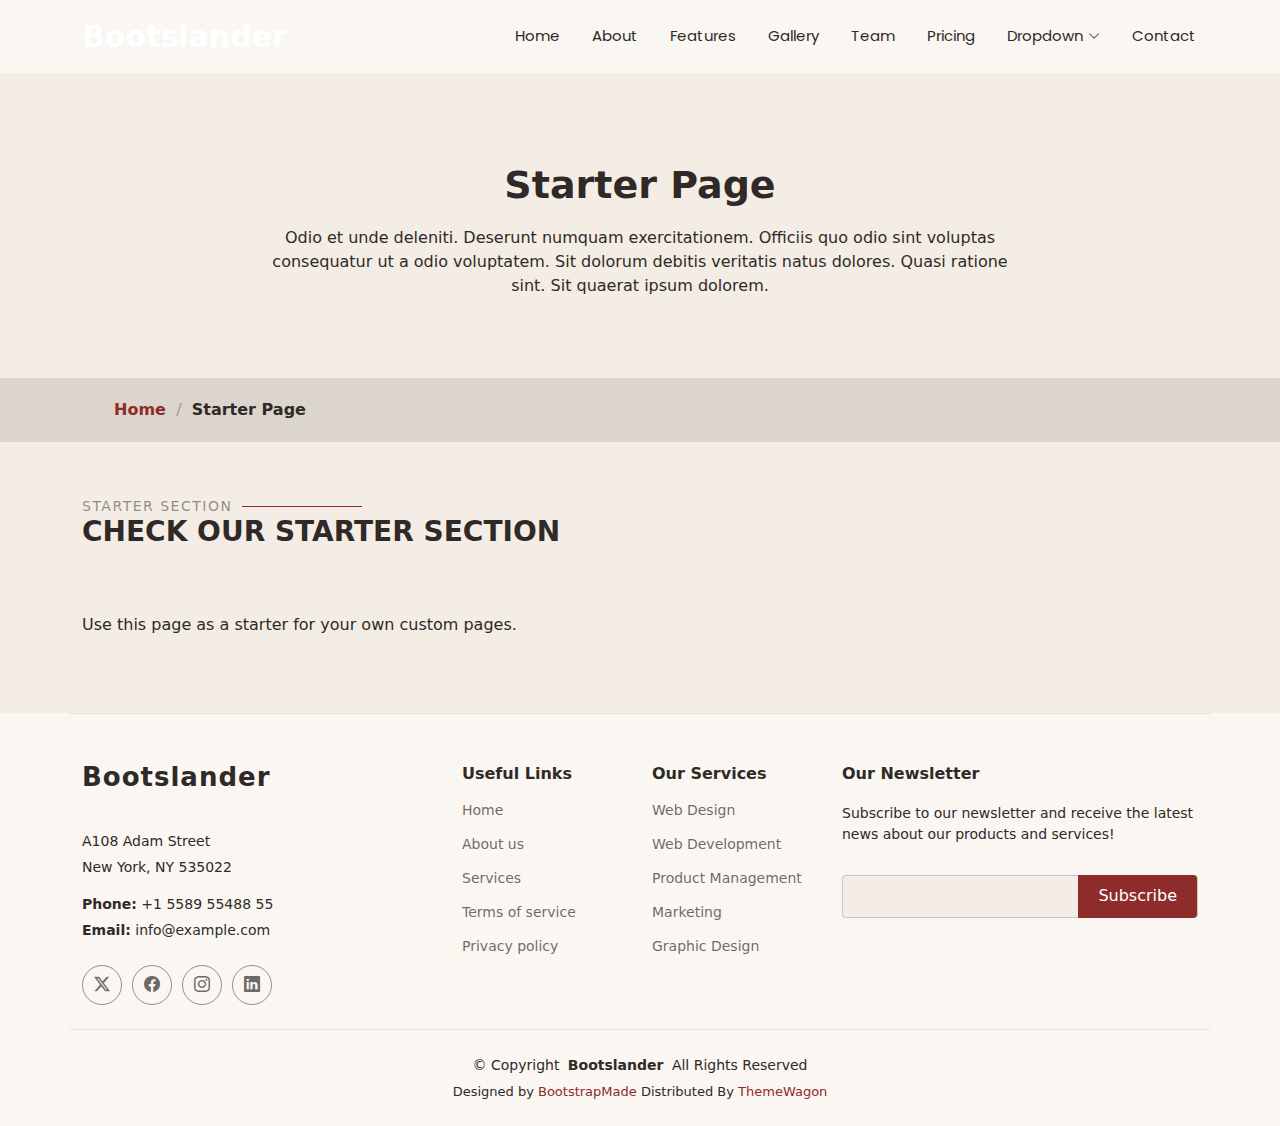
<file: starter-page.html>
<!DOCTYPE html>
<html lang="en">

<head>
  <meta charset="utf-8">
  <meta content="width=device-width, initial-scale=1.0" name="viewport">
  <title>Starter Page - Bootslander Bootstrap Template</title>
  <meta name="description" content="">
  <meta name="keywords" content="">

  <!-- Favicons -->
  <link href="assets/img/favicon.png" rel="icon">
  <link href="assets/img/apple-touch-icon.png" rel="apple-touch-icon">

  <!-- Fonts -->
  <link href="https://fonts.googleapis.com" rel="preconnect">
  <link href="https://fonts.gstatic.com" rel="preconnect" crossorigin>
  <link href="https://fonts.googleapis.com/css2?family=Roboto:ital,wght@0,100;0,300;0,400;0,500;0,700;0,900;1,100;1,300;1,400;1,500;1,700;1,900&family=Poppins:ital,wght@0,100;0,200;0,300;0,400;0,500;0,600;0,700;0,800;0,900;1,100;1,200;1,300;1,400;1,500;1,600;1,700;1,800;1,900&family=Raleway:ital,wght@0,100;0,200;0,300;0,400;0,500;0,600;0,700;0,800;0,900;1,100;1,200;1,300;1,400;1,500;1,600;1,700;1,800;1,900&display=swap" rel="stylesheet">

  <!-- Vendor CSS Files -->
  <link href="assets/vendor/bootstrap/css/bootstrap.min.css" rel="stylesheet">
  <link href="assets/vendor/bootstrap-icons/bootstrap-icons.css" rel="stylesheet">
  <link href="assets/vendor/aos/aos.css" rel="stylesheet">
  <link href="assets/vendor/glightbox/css/glightbox.min.css" rel="stylesheet">
  <link href="assets/vendor/swiper/swiper-bundle.min.css" rel="stylesheet">

  <!-- Main CSS File -->
  <link href="assets/css/main.css" rel="stylesheet">

  <!-- =======================================================
  * Template Name: Bootslander
  * Template URL: https://bootstrapmade.com/bootslander-free-bootstrap-landing-page-template/
  * Updated: Aug 07 2024 with Bootstrap v5.3.3
  * Author: BootstrapMade.com
  * License: https://bootstrapmade.com/license/
  ======================================================== -->
</head>

<body class="starter-page-page">

  <header id="header" class="header d-flex align-items-center fixed-top">
    <div class="container-fluid container-xl position-relative d-flex align-items-center justify-content-between">

      <a href="index.html" class="logo d-flex align-items-center">
        <!-- Uncomment the line below if you also wish to use an image logo -->
        <!-- <img src="assets/img/logo.png" alt=""> -->
        <h1 class="sitename">Bootslander</h1>
      </a>

      <nav id="navmenu" class="navmenu">
        <ul>
          <li><a href="#hero">Home</a></li>
          <li><a href="#about">About</a></li>
          <li><a href="#features">Features</a></li>
          <li><a href="#gallery">Gallery</a></li>
          <li><a href="#team">Team</a></li>
          <li><a href="#pricing">Pricing</a></li>
          <li class="dropdown"><a href="#"><span>Dropdown</span> <i class="bi bi-chevron-down toggle-dropdown"></i></a>
            <ul>
              <li><a href="#">Dropdown 1</a></li>
              <li class="dropdown"><a href="#"><span>Deep Dropdown</span> <i class="bi bi-chevron-down toggle-dropdown"></i></a>
                <ul>
                  <li><a href="#">Deep Dropdown 1</a></li>
                  <li><a href="#">Deep Dropdown 2</a></li>
                  <li><a href="#">Deep Dropdown 3</a></li>
                  <li><a href="#">Deep Dropdown 4</a></li>
                  <li><a href="#">Deep Dropdown 5</a></li>
                </ul>
              </li>
              <li><a href="#">Dropdown 2</a></li>
              <li><a href="#">Dropdown 3</a></li>
              <li><a href="#">Dropdown 4</a></li>
            </ul>
          </li>
          <li><a href="#contact">Contact</a></li>
        </ul>
        <i class="mobile-nav-toggle d-xl-none bi bi-list"></i>
      </nav>

    </div>
  </header>

  <main class="main">

    <!-- Page Title -->
    <div class="page-title dark-background" data-aos="fade">
      <div class="heading">
        <div class="container">
          <div class="row d-flex justify-content-center text-center">
            <div class="col-lg-8">
              <h1>Starter Page</h1>
              <p class="mb-0">Odio et unde deleniti. Deserunt numquam exercitationem. Officiis quo odio sint voluptas consequatur ut a odio voluptatem. Sit dolorum debitis veritatis natus dolores. Quasi ratione sint. Sit quaerat ipsum dolorem.</p>
            </div>
          </div>
        </div>
      </div>
      <nav class="breadcrumbs">
        <div class="container">
          <ol>
            <li><a href="index.html">Home</a></li>
            <li class="current">Starter Page</li>
          </ol>
        </div>
      </nav>
    </div><!-- End Page Title -->

    <!-- Starter Section Section -->
    <section id="starter-section" class="starter-section section">

      <!-- Section Title -->
      <div class="container section-title" data-aos="fade-up">
        <h2>Starter Section</h2>
        <div><span>Check Our</span> <span class="description-title">Starter Section</span></div>
      </div><!-- End Section Title -->

      <div class="container" data-aos="fade-up">
        <p>Use this page as a starter for your own custom pages.</p>
      </div>

    </section><!-- /Starter Section Section -->

  </main>

  <footer id="footer" class="footer dark-background">

    <div class="container footer-top">
      <div class="row gy-4">
        <div class="col-lg-4 col-md-6 footer-about">
          <a href="index.html" class="logo d-flex align-items-center">
            <span class="sitename">Bootslander</span>
          </a>
          <div class="footer-contact pt-3">
            <p>A108 Adam Street</p>
            <p>New York, NY 535022</p>
            <p class="mt-3"><strong>Phone:</strong> <span>+1 5589 55488 55</span></p>
            <p><strong>Email:</strong> <span>info@example.com</span></p>
          </div>
          <div class="social-links d-flex mt-4">
            <a href=""><i class="bi bi-twitter-x"></i></a>
            <a href=""><i class="bi bi-facebook"></i></a>
            <a href=""><i class="bi bi-instagram"></i></a>
            <a href=""><i class="bi bi-linkedin"></i></a>
          </div>
        </div>

        <div class="col-lg-2 col-md-3 footer-links">
          <h4>Useful Links</h4>
          <ul>
            <li><a href="#">Home</a></li>
            <li><a href="#">About us</a></li>
            <li><a href="#">Services</a></li>
            <li><a href="#">Terms of service</a></li>
            <li><a href="#">Privacy policy</a></li>
          </ul>
        </div>

        <div class="col-lg-2 col-md-3 footer-links">
          <h4>Our Services</h4>
          <ul>
            <li><a href="#">Web Design</a></li>
            <li><a href="#">Web Development</a></li>
            <li><a href="#">Product Management</a></li>
            <li><a href="#">Marketing</a></li>
            <li><a href="#">Graphic Design</a></li>
          </ul>
        </div>

        <div class="col-lg-4 col-md-12 footer-newsletter">
          <h4>Our Newsletter</h4>
          <p>Subscribe to our newsletter and receive the latest news about our products and services!</p>
          <form action="forms/newsletter.php" method="post" class="php-email-form">
            <div class="newsletter-form"><input type="email" name="email"><input type="submit" value="Subscribe"></div>
            <div class="loading">Loading</div>
            <div class="error-message"></div>
            <div class="sent-message">Your subscription request has been sent. Thank you!</div>
          </form>
        </div>

      </div>
    </div>

    <div class="container copyright text-center mt-4">
      <p>© <span>Copyright</span> <strong class="px-1 sitename">Bootslander</strong> <span>All Rights Reserved</span></p>
      <div class="credits">
        <!-- All the links in the footer should remain intact. -->
        <!-- You can delete the links only if you've purchased the pro version. -->
        <!-- Licensing information: https://bootstrapmade.com/license/ -->
        <!-- Purchase the pro version with working PHP/AJAX contact form: [buy-url] -->
        Designed by <a href="https://bootstrapmade.com/">BootstrapMade</a> Distributed By <a href="https://themewagon.com">ThemeWagon</a>
      </div>
    </div>

  </footer>

  <!-- Scroll Top -->
  <a href="#" id="scroll-top" class="scroll-top d-flex align-items-center justify-content-center"><i class="bi bi-arrow-up-short"></i></a>

  <!-- Preloader -->
  <div id="preloader"></div>

  <!-- Vendor JS Files -->
  <script src="assets/vendor/bootstrap/js/bootstrap.bundle.min.js"></script>
  <script src="assets/vendor/php-email-form/validate.js"></script>
  <script src="assets/vendor/aos/aos.js"></script>
  <script src="assets/vendor/glightbox/js/glightbox.min.js"></script>
  <script src="assets/vendor/purecounter/purecounter_vanilla.js"></script>
  <script src="assets/vendor/swiper/swiper-bundle.min.js"></script>

  <!-- Main JS File -->
  <script src="assets/js/main.js"></script>

</body>

</html>
</file>
<file: assets/css/main.css>
/**
* Template Name: Bootslander
* Updated: Nov 17 2025 with Bootstrap v5.3.3
* Author: Waseem Qasim
*/

/*--------------------------------------------------------------
# Font & Color Variables
# Help: https://vanalondon.com/
--------------------------------------------------------------*/
/* Fonts */
:root {
  /* Fonts */
  --default-font: "DM Sans", system-ui, -apple-system, "Segoe UI", Roboto, Arial;
  --heading-font: "Nunito Sans", system-ui, sans-serif;
  --nav-font: "Poppins", sans-serif;

  /* ===== VANA BRAND PALETTE ===== */
  --cream-mist: #f3ede5;
  --ink-noir: #2f2a27;
  --vana-red: #8e2c2b;
  --sky-dust: #a7c6da;
  --clay-brown: #7a4f45;
  --honey-gold: #d5a55d;

  /* Variants */
  --vana-red-light: #a3453d;
  --vana-red-dark: #6d2221;
  --vana-red-tint: rgba(142, 44, 43, 0.1);

  --clay-brown-light: #916355;
  --clay-brown-dark: #5c372e;
  --clay-brown-tint: rgba(122, 79, 69, 0.1);

  --cream-light: #faf6f2;
  --cream-warm: #e6d9ce;
  --cream-overlay: rgba(243, 237, 229, 0.65);

  --charcoal-soft: #4e4743;
  --charcoal-deep: #1c1816;
  --charcoal-overlay: rgba(32, 28, 25, 0.55);

  /* ===== Global Usage Mapping ===== */
  --background-color: var(--cream-mist);
  --default-color: var(--ink-noir);
  --heading-color: var(--ink-noir);
  --accent-color: var(--vana-red);
  --surface-color: var(--cream-light);
  --contrast-color: #ffffff;
  --light-blue: var(--sky-dust);

  /* Navigation */
  --nav-color: var(--ink-noir);
  --nav-hover-color: var(--vana-red);
  --nav-mobile-background-color: var(--cream-light);
  --nav-dropdown-background-color: var(--cream-light);
  --nav-dropdown-color: var(--ink-noir);
  --nav-dropdown-hover-color: var(--vana-red);

  scroll-behavior: smooth;
}

/*--------------------------------------------------------------
# General Styling & Shared Classes
--------------------------------------------------------------*/
body {
  color: var(--default-color);
  background-color: var(--background-color);
  font-family: var(--default-font);
}

a {
  color: var(--accent-color);
  text-decoration: none;
  transition: 0.3s;
}

a:hover {
  color: color-mix(in srgb, var(--accent-color), transparent 25%);
  text-decoration: none;
}

h1,
h2,
h3,
h4,
h5,
h6 {
  color: var(--heading-color);
  font-family: var(--heading-font);
}

h1,
h2,
h3 {
  font-weight: 600;
  line-height: 1.3;
  margin: 0 0 0.4em;
}

/* Buttons */
.btn-get-started,
.about .read-more,
.footer .newsletter-form input[type=submit] {
background: var(--vana-red);
color: var(--contrast-color);
}
.btn-get-started:hover,
.about .read-more:hover,
.footer .newsletter-form input[type=submit]:hover {
background: var(--vana-red-light);
}

/* Cards, surfaces, icon boxes use Cream variants */
.about .icon-box,
.features .features-item,
.stats .stats-item {
background-color: var(--cream-light);
border-color: var(--cream-warm);
}

/* PHP Email Form Messages
------------------------------*/
.php-email-form .error-message {
  display: none;
  background: #df1529;
  color: #ffffff;
  text-align: left;
  padding: 15px;
  margin-bottom: 24px;
  font-weight: 600;
}

.php-email-form .sent-message {
  display: none;
  color: #ffffff;
  background: #059652;
  text-align: center;
  padding: 15px;
  margin-bottom: 24px;
  font-weight: 600;
}

.php-email-form .loading {
  display: none;
  background: var(--surface-color);
  text-align: center;
  padding: 15px;
  margin-bottom: 24px;
}

.php-email-form .loading:before {
  content: "";
  display: inline-block;
  border-radius: 50%;
  width: 24px;
  height: 24px;
  margin: 0 10px -6px 0;
  border: 3px solid var(--accent-color);
  border-top-color: var(--surface-color);
  animation: php-email-form-loading 1s linear infinite;
}

@keyframes php-email-form-loading {
  0% {
    transform: rotate(0deg);
  }

  100% {
    transform: rotate(360deg);
  }
}

/*--------------------------------------------------------------
# Global Header
--------------------------------------------------------------*/
.header {
  --background-color: rgba(255, 255, 255, 0);
  --default-color: #ffffff;
  --heading-color: #ffffff;
  color: var(--nav-color);
  background-color: var(--nav-mobile-background-color);
  padding: 10px 0;
  transition: all 0.5s;
  z-index: 997;
}

.header .logo {
  line-height: 1;
}

.header .logo img {
  max-height: 32px;
  margin-right: 8px;
}

.header .logo h1 {
  font-size: 30px;
  margin: 0;
  color: var(--heading-color);
}

.scrolled .header {
  box-shadow: 0px 0 18px rgba(0, 0, 0, 0.1);
}

/* Global Header on Scroll
------------------------------*/
.scrolled .header {
  --background-color: #2f2a27;
}

/*--------------------------------------------------------------
# Navigation Menu
--------------------------------------------------------------*/
/* Desktop Navigation */
@media (min-width: 1200px) {
  .navmenu {
    padding: 0;
  }

  .navmenu ul {
    margin: 0;
    padding: 0;
    display: flex;
    list-style: none;
    align-items: center;
  }

  .navmenu li {
    position: relative;
  }

  .navmenu > ul > li {
    white-space: nowrap;
    padding: 15px 14px;
  }

  .navmenu > ul > li:last-child {
    padding-right: 0;
  }

  .navmenu a,
  .navmenu a:focus {
    color: (var(--nav-hover-color));
    font-size: 15px;
    padding: 0 2px;
    font-family: var(--nav-font);
    font-weight: 400;
    display: flex;
    align-items: center;
    justify-content: space-between;
    white-space: nowrap;
    transition: 0.3s;
    position: relative;
  }

  .navmenu a i,
  .navmenu a:focus i {
    font-size: 12px;
    line-height: 0;
    margin-left: 5px;
    transition: 0.3s;
  }

  .navmenu > ul > li > a:before {
    content: "";
    position: absolute;
    height: 2px;
    bottom: -6px;
    left: 0;
    background-color: var(--nav-hover-color);
    visibility: hidden;
    width: 0px;
    transition: all 0.3s ease-in-out 0s;
  }

  .navmenu a:hover:before,
  .navmenu li:hover > a:before,
  .navmenu .active:before {
    visibility: visible;
    width: 100%;
  }

  .navmenu li:hover > a,
  .navmenu .active,
  .navmenu .active:focus {
    color: var(--nav-hover-color);
  }

  .navmenu .dropdown ul {
    margin: 0;
    padding: 10px 0;
    background: var(--nav-dropdown-background-color);
    display: block;
    position: absolute;
    visibility: hidden;
    left: 14px;
    top: 130%;
    opacity: 0;
    transition: 0.3s;
    border-radius: 4px;
    z-index: 99;
    box-shadow: 0px 0px 30px rgba(0, 0, 0, 0.1);
  }

  .navmenu .dropdown ul li {
    min-width: 200px;
  }

  .navmenu .dropdown ul a {
    padding: 10px 20px;
    font-size: 15px;
    text-transform: none;
    color: var(--nav-dropdown-color);
  }

  .navmenu .dropdown ul a i {
    font-size: 12px;
  }

  .navmenu .dropdown ul a:hover,
  .navmenu .dropdown ul .active:hover,
  .navmenu .dropdown ul li:hover > a {
    color: var(--nav-dropdown-hover-color);
  }

  .navmenu .dropdown:hover > ul {
    opacity: 1;
    top: 100%;
    visibility: visible;
  }

  .navmenu .dropdown .dropdown ul {
    top: 0;
    left: -90%;
    visibility: hidden;
  }

  .navmenu .dropdown .dropdown:hover > ul {
    opacity: 1;
    top: 0;
    left: -100%;
    visibility: visible;
  }
}

/* Mobile Navigation */
@media (max-width: 1199px) {
  .mobile-nav-toggle {
    color: var(--nav-color);
    font-size: 28px;
    line-height: 0;
    margin-right: 10px;
    cursor: pointer;
    transition: color 0.3s;
  }

  .navmenu {
    padding: 0;
    z-index: 9997;
  }

  .navmenu ul {
    display: none;
    list-style: none;
    position: absolute;
    inset: 60px 20px 20px 20px;
    padding: 10px 0;
    margin: 0;
    border-radius: 6px;
    background-color: var(--nav-mobile-background-color);
    border: 1px solid color-mix(in srgb, var(--default-color), transparent 90%);
    box-shadow: none;
    overflow-y: auto;
    transition: 0.3s;
    z-index: 9998;
  }

  .navmenu a,
  .navmenu a:focus {
    color: var(--nav-dropdown-color);
    padding: 10px 20px;
    font-family: var(--nav-font);
    font-size: 17px;
    font-weight: 500;
    display: flex;
    align-items: center;
    justify-content: space-between;
    white-space: nowrap;
    transition: 0.3s;
  }

  .navmenu a i,
  .navmenu a:focus i {
    font-size: 12px;
    line-height: 0;
    margin-left: 5px;
    width: 30px;
    height: 30px;
    display: flex;
    align-items: center;
    justify-content: center;
    border-radius: 50%;
    transition: 0.3s;
    background-color: color-mix(in srgb, var(--accent-color), transparent 90%);
  }

  .navmenu a i:hover,
  .navmenu a:focus i:hover {
    background-color: var(--accent-color);
    color: var(--contrast-color);
  }

  .navmenu a:hover,
  .navmenu .active,
  .navmenu .active:focus {
    color: var(--nav-dropdown-hover-color);
  }

  .navmenu .active i,
  .navmenu .active:focus i {
    background-color: var(--accent-color);
    color: var(--contrast-color);
    transform: rotate(180deg);
  }

  .navmenu .dropdown ul {
    position: static;
    display: none;
    z-index: 99;
    padding: 10px 0;
    margin: 10px 20px;
    background-color: var(--nav-dropdown-background-color);
    transition: all 0.5s ease-in-out;
  }

  .navmenu .dropdown ul ul {
    background-color: rgba(33, 37, 41, 0.1);
  }

  .navmenu .dropdown > .dropdown-active {
    display: block;
    background-color: rgba(33, 37, 41, 0.03);
  }

  .mobile-nav-active {
    overflow: hidden;
  }

  .mobile-nav-active .mobile-nav-toggle {
    color: #fff;
    position: absolute;
    font-size: 32px;
    top: 15px;
    right: 15px;
    margin-right: 0;
    z-index: 9999;
  }

  .mobile-nav-active .navmenu {
    position: fixed;
    overflow: hidden;
    inset: 0;
    background: rgba(33, 37, 41, 0.8);
    transition: 0.3s;
  }

  .mobile-nav-active .navmenu > ul {
    display: block;
  }
}

/*--------------------------------------------------------------
# Global Footer
--------------------------------------------------------------*/
.footer {
  color: var(--default-color);
  background-color: var(--nav-mobile-background-color);
  font-size: 14px;
  position: relative;
}

.footer .footer-top {
  padding-top: 50px;
  border-top: 1px solid
    color-mix(in srgb, var(--default-color), transparent 90%);
}

.footer .footer-about .logo {
  line-height: 1;
  margin-bottom: 25px;
}

.footer .footer-about .logo img {
  max-height: 40px;
  margin-right: 6px;
}

.footer .footer-about .logo span {
  font-size: 26px;
  font-weight: 700;
  letter-spacing: 1px;
  font-family: var(--heading-font);
  color: var(--heading-color);
}

.footer .footer-about p {
  font-size: 14px;
  font-family: var(--heading-font);
}

.footer .social-links a {
  display: flex;
  align-items: center;
  justify-content: center;
  width: 40px;
  height: 40px;
  border-radius: 50%;
  border: 1px solid color-mix(in srgb, var(--default-color), transparent 50%);
  font-size: 16px;
  color: color-mix(in srgb, var(--default-color), transparent 30%);
  margin-right: 10px;
  transition: 0.3s;
}

.footer .social-links a:hover {
  color: var(--accent-color);
  border-color: var(--accent-color);
}

.footer h4 {
  font-size: 16px;
  font-weight: bold;
  position: relative;
  padding-bottom: 12px;
}

.footer .footer-links {
  margin-bottom: 30px;
}

.footer .footer-links ul {
  list-style: none;
  padding: 0;
  margin: 0;
}

.footer .footer-links ul i {
  padding-right: 2px;
  font-size: 12px;
  line-height: 0;
}

.footer .footer-links ul li {
  padding: 10px 0;
  display: flex;
  align-items: center;
}

.footer .footer-links ul li:first-child {
  padding-top: 0;
}

.footer .footer-links ul a {
  color: color-mix(in srgb, var(--default-color), transparent 30%);
  display: inline-block;
  line-height: 1;
}

.footer .footer-links ul a:hover {
  color: var(--accent-color);
}

.footer .footer-contact p {
  margin-bottom: 5px;
}

.footer .footer-newsletter .newsletter-form {
  margin-top: 30px;
  margin-bottom: 15px;
  padding: 6px 8px;
  position: relative;
  border-radius: 4px;
  border: 1px solid color-mix(in srgb, var(--default-color), transparent 80%);
  display: flex;
  background-color: var(--background-color);
  transition: 0.3s;
}

.footer .footer-newsletter .newsletter-form:focus-within {
  border-color: var(--accent-color);
}

.footer .footer-newsletter .newsletter-form input[type="email"] {
  border: 0;
  padding: 4px;
  width: 100%;
  background-color: var(--background-color);
  color: var(--default-color);
}

.footer .footer-newsletter .newsletter-form input[type="email"]:focus-visible {
  outline: none;
}

.footer .footer-newsletter .newsletter-form input[type="submit"] {
  border: 0;
  font-size: 16px;
  padding: 0 20px;
  margin: -7px -8px -7px 0;
  background: var(--accent-color);
  color: var(--contrast-color);
  transition: 0.3s;
  border-radius: 0 4px 4px 0;
}

.footer .footer-newsletter .newsletter-form input[type="submit"]:hover {
  background: color-mix(in srgb, var(--accent-color), transparent 20%);
}

.footer .copyright {
  padding: 25px 0;
  border-top: 1px solid
    color-mix(in srgb, var(--default-color), transparent 90%);
}

.footer .copyright p {
  margin-bottom: 0;
}

.footer .credits {
  margin-top: 6px;
  font-size: 13px;
}

/*--------------------------------------------------------------
# Preloader
--------------------------------------------------------------*/
#preloader {
  position: fixed;
  inset: 0;
  z-index: 999999;
  overflow: hidden;
  background: var(--background-color);
  transition: all 0.6s ease-out;
}

#preloader:before {
  content: "";
  position: fixed;
  top: calc(50% - 30px);
  left: calc(50% - 30px);
  border: 6px solid #ffffff;
  border-color: var(--accent-color) transparent var(--accent-color) transparent;
  border-radius: 50%;
  width: 60px;
  height: 60px;
  animation: animate-preloader 1.5s linear infinite;
}

@keyframes animate-preloader {
  0% {
    transform: rotate(0deg);
  }

  100% {
    transform: rotate(360deg);
  }
}

/*--------------------------------------------------------------
# Scroll Top Button
--------------------------------------------------------------*/
.scroll-top {
  position: fixed;
  visibility: hidden;
  opacity: 0;
  right: 15px;
  bottom: 15px;
  z-index: 99999;
  background-color: var(--vana-red);
  width: 40px;
  height: 40px;
  border-radius: 4px;
  transition: all 0.4s;
}

.scroll-top:hover {
  background-color: var(--vana-red-light);
}

.scroll-top i {
  font-size: 24px;
  color: var(--contrast-color);
  line-height: 0;
}

.scroll-top:hover {
  background-color: color-mix(in srgb, var(--accent-color), transparent 20%);
  color: var(--contrast-color);
}

.scroll-top.active {
  visibility: visible;
  opacity: 1;
}

/*--------------------------------------------------------------
# Disable aos animation delay on mobile devices
--------------------------------------------------------------*/
@media screen and (max-width: 768px) {
  [data-aos-delay] {
    transition-delay: 0 !important;
  }
}

/*--------------------------------------------------------------
# Global Page Titles & Breadcrumbs
--------------------------------------------------------------*/
.page-title {
  color: var(--default-color);
  background-color: var(--background-color);
  position: relative;
}

.page-title .heading {
  padding: 160px 0 80px 0;
  border-top: 1px solid
    color-mix(in srgb, var(--default-color), transparent 90%);
}

.page-title .heading h1 {
  font-size: 38px;
  font-weight: 700;
}

.page-title nav {
  background-color: color-mix(in srgb, var(--default-color), transparent 88%);
  padding: 20px 0;
}

.page-title nav ol {
  display: flex;
  flex-wrap: wrap;
  list-style: none;
  margin: 0;
  font-size: 16px;
  font-weight: 600;
}

.page-title nav ol li + li {
  padding-left: 10px;
}

.page-title nav ol li + li::before {
  content: "/";
  display: inline-block;
  padding-right: 10px;
  color: color-mix(in srgb, var(--default-color), transparent 70%);
}

/*--------------------------------------------------------------
# Global Sections
--------------------------------------------------------------*/
section,
.section {
  color: var(--default-color);
  background-color: var(--background-color);
  padding: 60px 0;
  scroll-margin-top: 100px;
  overflow: clip;
}

@media (max-width: 1199px) {
  section,
  .section {
    scroll-margin-top: 66px;
  }
}

/*--------------------------------------------------------------
# Global Section Titles
--------------------------------------------------------------*/
.section-title {
  padding-bottom: 60px;
  position: relative;
}

.section-title h2 {
  font-size: 14px;
  font-weight: 500;
  padding: 0;
  line-height: 1px;
  margin: 0;
  letter-spacing: 1.5px;
  text-transform: uppercase;
  color: color-mix(in srgb, var(--default-color), transparent 50%);
  position: relative;
}

.section-title h2::after {
  content: "";
  width: 120px;
  height: 1px;
  display: inline-block;
  background: var(--accent-color);
  margin: 4px 10px;
}

.section-title div {
  color: var(--heading-color);
  margin: 0;
  margin: 0;
  font-size: 28px;
  font-weight: 700;
  text-transform: uppercase;
  font-family: var(--heading-font);
}

/*--------------------------------------------------------------
# Hero Section
--------------------------------------------------------------*/
.hero {
  width: 100%;
  min-height: 70vh;
  position: relative;
  padding: 120px 0 120px 0;
  display: flex;
  align-items: center;
}

.hero .hero-bg {
  position: absolute;
  inset: 0;
  display: block;
  width: 100%;
  height: 100%;
  object-fit: cover;
  z-index: 1;
}

.hero:before {
  content: "";
  background: color-mix(in srgb, var(--background-color), transparent 10%);
  position: absolute;
  inset: 0;
  z-index: 2;
}

.hero .container {
  position: relative;
  z-index: 3;
}

.hero h1 {
  margin: 0 0 20px 0;
  font-size: 48px;
  font-weight: 700;
  line-height: 56px;
  color: color-mix(in srgb, var(--heading-color), transparent 30%);
}

.hero h1 span {
  color: var(--heading-color);
  border-bottom: 4px solid var(--accent-color);
}

.hero p {
  color: color-mix(in srgb, var(--default-color), transparent 30%);
  margin: 5px 0 30px 0;
  font-size: 22px;
  font-weight: 400;
}

.hero .btn-get-started {
  color: var(--contrast-color);
  background: var(--accent-color);
  font-family: var(--heading-font);
  font-weight: 400;
  font-size: 15px;
  letter-spacing: 1px;
  display: inline-block;
  padding: 10px 28px 12px 28px;
  border-radius: 50px;
  transition: 0.5s;
  box-shadow: 0 8px 28px rgba(0, 0, 0, 0.1);
}

.hero .btn-get-started:hover {
  color: var(--contrast-color);
  background: color-mix(in srgb, var(--accent-color), transparent 15%);
  box-shadow: 0 8px 28px rgba(0, 0, 0, 0.1);
}

.hero .btn-watch-video {
  font-size: 16px;
  transition: 0.5s;
  margin-left: 25px;
  color: var(--default-color);
  font-weight: 600;
}

.hero .btn-watch-video i {
  color: var(--accent-color);
  font-size: 32px;
  transition: 0.3s;
  line-height: 0;
  margin-right: 8px;
}

.hero .btn-watch-video:hover {
  color: var(--accent-color);
}

.hero .btn-watch-video:hover i {
  color: color-mix(in srgb, var(--accent-color), transparent 15%);
}

.hero .animated {
  animation: up-down 2s ease-in-out infinite alternate-reverse both;
}

@media (max-width: 640px) {
  .hero h1 {
    font-size: 28px;
    line-height: 36px;
  }

  .hero p {
    font-size: 18px;
    line-height: 24px;
    margin-bottom: 30px;
  }

  .hero .btn-get-started,
  .hero .btn-watch-video {
    font-size: 13px;
  }
}

.hero .hero-waves {
  display: block;
  width: 100%;
  height: 60px;
  position: absolute;
  left: 0;
  bottom: 0;
  right: 0;
  z-index: 3;
}

.hero .wave1 use {
  animation: move-forever1 10s linear infinite;
  animation-delay: -2s;
  fill: var(--default-color);
  opacity: 0.6;
}

.hero .wave2 use {
  animation: move-forever2 8s linear infinite;
  animation-delay: -2s;
  fill: var(--default-color);
  opacity: 0.4;
}

.hero .wave3 use {
  animation: move-forever3 6s linear infinite;
  animation-delay: -2s;
  fill: var(--default-color);
}

@keyframes move-forever1 {
  0% {
    transform: translate(85px, 0%);
  }

  100% {
    transform: translate(-90px, 0%);
  }
}

@keyframes move-forever2 {
  0% {
    transform: translate(-90px, 0%);
  }

  100% {
    transform: translate(85px, 0%);
  }
}

@keyframes move-forever3 {
  0% {
    transform: translate(-90px, 0%);
  }

  100% {
    transform: translate(85px, 0%);
  }
}

@keyframes up-down {
  0% {
    transform: translateY(10px);
  }

  100% {
    transform: translateY(-10px);
  }
}

/*--------------------------------------------------------------
# About Section
--------------------------------------------------------------*/
.about {
  padding-top: 100px;
}

.about .content h3 {
  font-size: 16px;
  font-weight: 500;
  line-height: 19px;
  padding: 10px 20px;
  background: color-mix(in srgb, var(--accent-color), transparent 95%);
  color: var(--accent-color);
  border-radius: 7px;
  display: inline-block;
}

.about .content h2 {
  font-weight: 700;
}

.about .content p:last-child {
  margin-bottom: 0;
}

.about .content .read-more {
  background: var(--accent-color);
  color: var(--contrast-color);
  font-family: var(--heading-font);
  font-weight: 500;
  font-size: 16px;
  letter-spacing: 1px;
  padding: 12px 24px;
  border-radius: 5px;
  transition: 0.3s;
  display: inline-flex;
  align-items: center;
  justify-content: center;
}

.about .content .read-more i {
  font-size: 18px;
  margin-left: 5px;
  line-height: 0;
  transition: 0.3s;
}

.about .content .read-more:hover {
  background: color-mix(in srgb, var(--accent-color), transparent 20%);
  padding-right: 19px;
}

.about .content .read-more:hover i {
  margin-left: 10px;
}

.about .icon-box {
  background-color: var(--surface-color);
  padding: 50px 40px;
  box-shadow: 0px 10px 50px rgba(0, 0, 0, 0.1);
  border-radius: 10px;
  transition: all 0.3s ease-out 0s;
}

.about .icon-box i {
  width: 80px;
  height: 80px;
  border-radius: 50%;
  display: inline-flex;
  align-items: center;
  justify-content: center;
  margin-bottom: 24px;
  font-size: 32px;
  line-height: 0;
  transition: all 0.4s ease-out 0s;
  background-color: color-mix(in srgb, var(--accent-color), transparent 95%);
  color: var(--accent-color);
}

.about .icon-box h3 {
  margin-bottom: 10px;
  font-size: 24px;
  font-weight: 700;
}

.about .icon-box p {
  margin-bottom: 0;
}

.about .icon-box:hover i {
  background-color: var(--accent-color);
  color: var(--contrast-color);
}

.about .icon-boxes .col-md-6:nth-child(2) .icon-box,
.about .icon-boxes .col-md-6:nth-child(4) .icon-box {
  margin-top: -40px;
}

@media (max-width: 768px) {
  .about .icon-boxes .col-md-6:nth-child(2) .icon-box,
  .about .icon-boxes .col-md-6:nth-child(4) .icon-box {
    margin-top: 0;
  }
}

/*--------------------------------------------------------------
# Features Section
--------------------------------------------------------------*/
.features .features-item {
  background-color: var(--surface-color);
  display: flex;
  align-items: center;
  padding: 20px;
  transition: 0.3s;
  border: 1px solid color-mix(in srgb, var(--default-color), transparent 90%);
  position: relative;
}

.features .features-item i {
  font-size: 32px;
  padding-right: 10px;
  line-height: 0;
}

.features .features-item h3 {
  font-weight: 700;
  margin: 0;
  padding: 0;
  line-height: 1;
  font-size: 16px;
}

.features .features-item h3 a {
  color: var(--heading-color);
  transition: 0.3s;
}

.features .features-item:hover {
  border-color: var(--accent-color);
}

.features .features-item:hover h3 a {
  color: var(--accent-color);
}

/*--------------------------------------------------------------
# Details Section
--------------------------------------------------------------*/
.details .features-item {
  color: color-mix(in srgb, var(--default-color), transparent 20%);
}

.details .features-item + .features-item {
  margin-top: 100px;
}

@media (max-width: 640px) {
  .details .features-item + .features-item {
    margin-top: 40px;
  }
}

.details .features-item h3 {
  font-weight: 700;
  font-size: 26px;
}

.details .features-item ul {
  list-style: none;
  padding: 0;
}

.details .features-item ul li {
  padding-bottom: 10px;
  display: flex;
  align-items: center;
}

.details .features-item ul li:last-child {
  padding-bottom: 0;
}

.details .features-item ul i {
  font-size: 20px;
  padding-right: 4px;
  color: var(--accent-color);
}

.details .features-item p:last-child {
  margin-bottom: 0;
}

/*--------------------------------------------------------------
# Gallery Section
--------------------------------------------------------------*/
.gallery .gallery-item {
  overflow: hidden;
  border-right: 3px solid var(--background-color);
  border-bottom: 3px solid var(--background-color);
}

.gallery .gallery-item img {
  transition: all ease-in-out 0.4s;
}

.gallery .gallery-item:hover img {
  transform: scale(1.1);
}

/*--------------------------------------------------------------
# Testimonials Section
--------------------------------------------------------------*/
.testimonials {
  padding: 80px 0;
  position: relative;
}

.testimonials:before {
  content: "";
  background: color-mix(in srgb, var(--background-color), transparent 30%);
  position: absolute;
  inset: 0;
  z-index: 2;
}

.testimonials .testimonials-bg {
  position: absolute;
  inset: 0;
  display: block;
  width: 100%;
  height: 100%;
  object-fit: cover;
  z-index: 1;
}

.testimonials .container {
  position: relative;
  z-index: 3;
}

.testimonials .testimonials-carousel,
.testimonials .testimonials-slider {
  overflow: hidden;
}

.testimonials .testimonial-item {
  text-align: center;
}

.testimonials .testimonial-item .testimonial-img {
  width: 100px;
  border-radius: 50%;
  border: 6px solid color-mix(in srgb, var(--default-color), transparent 85%);
  margin: 0 auto;
}

.testimonials .testimonial-item h3 {
  font-size: 20px;
  font-weight: bold;
  margin: 10px 0 5px 0;
}

.testimonials .testimonial-item h4 {
  font-size: 14px;
  margin: 0 0 15px 0;
  color: color-mix(in srgb, var(--default-color), transparent 40%);
}

.testimonials .testimonial-item .stars {
  margin-bottom: 15px;
}

.testimonials .testimonial-item .stars i {
  color: #ffc107;
  margin: 0 1px;
}

.testimonials .testimonial-item .quote-icon-left,
.testimonials .testimonial-item .quote-icon-right {
  color: color-mix(in srgb, var(--default-color), transparent 40%);
  font-size: 26px;
  line-height: 0;
}

.testimonials .testimonial-item .quote-icon-left {
  display: inline-block;
  left: -5px;
  position: relative;
}

.testimonials .testimonial-item .quote-icon-right {
  display: inline-block;
  right: -5px;
  position: relative;
  top: 10px;
  transform: scale(-1, -1);
}

.testimonials .testimonial-item p {
  font-style: italic;
  margin: 0 auto 15px auto;
}

.testimonials .swiper-wrapper {
  height: auto;
}

.testimonials .swiper-pagination {
  margin-top: 20px;
  position: relative;
}

.testimonials .swiper-pagination .swiper-pagination-bullet {
  width: 12px;
  height: 12px;
  background-color: color-mix(in srgb, var(--default-color), transparent 50%);
  opacity: 0.5;
}

.testimonials .swiper-pagination .swiper-pagination-bullet-active {
  background-color: var(--default-color);
  opacity: 1;
}

@media (min-width: 992px) {
  .testimonials .testimonial-item p {
    width: 80%;
  }
}

/*--------------------------------------------------------------
# Team Section
--------------------------------------------------------------*/
.team .member {
  position: relative;
}

.team .member .pic {
  overflow: hidden;
  margin-bottom: 50px;
}

.team .member .member-info {
  background-color: var(--surface-color);
  color: color-mix(in srgb, var(--default-color), transparent 20%);
  box-shadow: 0px 2px 15px rgba(0, 0, 0, 0.1);
  position: absolute;
  bottom: -50px;
  left: 20px;
  right: 20px;
  padding: 20px 15px;
  overflow: hidden;
  transition: 0.5s;
}

.team .member h4 {
  font-weight: 700;
  margin-bottom: 10px;
  font-size: 16px;
  position: relative;
  padding-bottom: 10px;
}

.team .member h4::after {
  content: "";
  position: absolute;
  display: block;
  width: 50px;
  height: 1px;
  background: color-mix(in srgb, var(--default-color), transparent 60%);
  bottom: 0;
  left: 0;
}

.team .member span {
  font-style: italic;
  display: block;
  font-size: 13px;
}

.team .member .social {
  position: absolute;
  right: 15px;
  bottom: 15px;
}

.team .member .social a {
  transition: color 0.3s;
  color: color-mix(in srgb, var(--default-color), transparent 70%);
}

.team .member .social a:hover {
  color: var(--accent-color);
}

.team .member .social i {
  font-size: 16px;
  margin: 0 2px;
}

/*--------------------------------------------------------------
# Pricing Section
--------------------------------------------------------------*/
.pricing .pricing-item {
  background-color: color-mix(in srgb, var(--accent-color), transparent 96%);
  padding: 40px 40px;
  height: 100%;
  border-radius: 15px;
}

.pricing h3 {
  font-weight: 600;
  margin-bottom: 15px;
  font-size: 20px;
}

.pricing h4 {
  color: var(--accent-color);
  font-size: 48px;
  font-weight: 700;
  font-family: var(--heading-font);
  margin-bottom: 0;
}

.pricing h4 sup {
  font-size: 28px;
}

.pricing h4 span {
  color: color-mix(in srgb, var(--default-color), transparent 50%);
  font-size: 18px;
  font-weight: 500;
}

.pricing .description {
  font-size: 14px;
}

.pricing .cta-btn {
  border: 1px solid var(--default-color);
  color: var(--default-color);
  display: block;
  text-align: center;
  padding: 10px 35px;
  border-radius: 5px;
  font-size: 16px;
  font-weight: 500;
  font-family: var(--heading-font);
  transition: 0.3s;
  margin-top: 20px;
  margin-bottom: 6px;
}

.pricing .cta-btn:hover {
  background: var(--accent-color);
  color: var(--contrast-color);
  border-color: var(--accent-color);
}

.pricing ul {
  padding: 0;
  list-style: none;
  color: color-mix(in srgb, var(--default-color), transparent 30%);
  text-align: left;
  line-height: 20px;
}

.pricing ul li {
  padding: 10px 0;
  display: flex;
  align-items: center;
}

.pricing ul li:last-child {
  padding-bottom: 0;
}

.pricing ul i {
  color: #059652;
  font-size: 24px;
  padding-right: 3px;
}

.pricing ul .na {
  color: color-mix(in srgb, var(--default-color), transparent 60%);
}

.pricing ul .na i {
  color: color-mix(in srgb, var(--default-color), transparent 60%);
}

.pricing ul .na span {
  text-decoration: line-through;
}

.pricing .featured {
  position: relative;
}

.pricing .featured .popular {
  position: absolute;
  top: 15px;
  right: 15px;
  background-color: var(--accent-color);
  color: var(--contrast-color);
  padding: 4px 15px 6px 15px;
  margin: 0;
  border-radius: 5px;
  font-size: 14px;
  font-weight: 500;
}

.pricing .featured .cta-btn {
  background: var(--accent-color);
  color: var(--contrast-color);
  border-color: var(--accent-color);
}

@media (max-width: 992px) {
  .pricing .box {
    max-width: 60%;
    margin: 0 auto 30px auto;
  }
}

@media (max-width: 767px) {
  .pricing .box {
    max-width: 80%;
    margin: 0 auto 30px auto;
  }
}

@media (max-width: 420px) {
  .pricing .box {
    max-width: 100%;
    margin: 0 auto 30px auto;
  }
}

/*--------------------------------------------------------------
# Faq Section
--------------------------------------------------------------*/
.faq .content h3 {
  font-weight: 400;
  font-size: 34px;
}

.faq .content p {
  color: color-mix(in srgb, var(--default-color), transparent 30%);
}

.faq .faq-container {
  margin-top: 15px;
}

.faq .faq-container .faq-item {
  background-color: var(--surface-color);
  position: relative;
  padding: 20px;
  margin-bottom: 20px;
  box-shadow: 0px 5px 25px 0px rgba(0, 0, 0, 0.1);
  overflow: hidden;
}

.faq .faq-container .faq-item:last-child {
  margin-bottom: 0;
}

.faq .faq-container .faq-item h3 {
  font-weight: 600;
  font-size: 17px;
  line-height: 24px;
  margin: 0 30px 0 32px;
  transition: 0.3s;
  cursor: pointer;
}

.faq .faq-container .faq-item h3 span {
  color: var(--accent-color);
  padding-right: 5px;
}

.faq .faq-container .faq-item h3:hover {
  color: var(--accent-color);
}

.faq .faq-container .faq-item .faq-content {
  display: grid;
  grid-template-rows: 0fr;
  transition: 0.3s ease-in-out;
  visibility: hidden;
  opacity: 0;
}

.faq .faq-container .faq-item .faq-content p {
  margin-bottom: 0;
  overflow: hidden;
}

.faq .faq-container .faq-item .faq-icon {
  position: absolute;
  top: 22px;
  left: 20px;
  font-size: 22px;
  line-height: 0;
  transition: 0.3s;
  color: var(--accent-color);
}

.faq .faq-container .faq-item .faq-toggle {
  position: absolute;
  top: 20px;
  right: 20px;
  font-size: 16px;
  line-height: 0;
  transition: 0.3s;
  cursor: pointer;
}

.faq .faq-container .faq-item .faq-toggle:hover {
  color: var(--accent-color);
}

.faq .faq-container .faq-active h3 {
  color: var(--accent-color);
}

.faq .faq-container .faq-active .faq-content {
  grid-template-rows: 1fr;
  visibility: visible;
  opacity: 1;
  padding-top: 10px;
}

.faq .faq-container .faq-active .faq-toggle {
  transform: rotate(90deg);
  color: var(--accent-color);
}

/*--------------------------------------------------------------
# Contact Section
--------------------------------------------------------------*/
.contact .info-item + .info-item {
  margin-top: 40px;
}

.contact .info-item i {
  color: var(--accent-color);
  background: color-mix(in srgb, var(--accent-color), transparent 92%);
  font-size: 20px;
  width: 44px;
  height: 44px;
  display: flex;
  justify-content: center;
  align-items: center;
  border-radius: 50px;
  transition: all 0.3s ease-in-out;
  margin-right: 15px;
}

.contact .info-item h3 {
  padding: 0;
  font-size: 18px;
  font-weight: 700;
  margin-bottom: 5px;
}

.contact .info-item p {
  padding: 0;
  margin-bottom: 0;
  font-size: 14px;
}

.contact .info-item:hover i {
  background: var(--accent-color);
  color: var(--contrast-color);
}

.contact .php-email-form {
  height: 100%;
}

.contact .php-email-form input[type="text"],
.contact .php-email-form input[type="email"],
.contact .php-email-form textarea {
  font-size: 14px;
  padding: 10px 15px;
  box-shadow: none;
  border-radius: 0;
  color: var(--default-color);
  background-color: color-mix(
    in srgb,
    var(--background-color),
    transparent 50%
  );
  border-color: color-mix(in srgb, var(--default-color), transparent 80%);
}

.contact .php-email-form input[type="text"]:focus,
.contact .php-email-form input[type="email"]:focus,
.contact .php-email-form textarea:focus {
  border-color: var(--accent-color);
}

.contact .php-email-form input[type="text"]::placeholder,
.contact .php-email-form input[type="email"]::placeholder,
.contact .php-email-form textarea::placeholder {
  color: color-mix(in srgb, var(--default-color), transparent 70%);
}

.contact .php-email-form button[type="submit"] {
  color: var(--contrast-color);
  background: var(--accent-color);
  border: 0;
  padding: 10px 30px;
  transition: 0.4s;
  border-radius: 50px;
}

.contact .php-email-form button[type="submit"]:hover {
  background: color-mix(in srgb, var(--accent-color), transparent 25%);
}

/*--------------------------------------------------------------
# Starter Section Section
--------------------------------------------------------------*/
.starter-section {
  /* Add your styles here */
}
</file>
